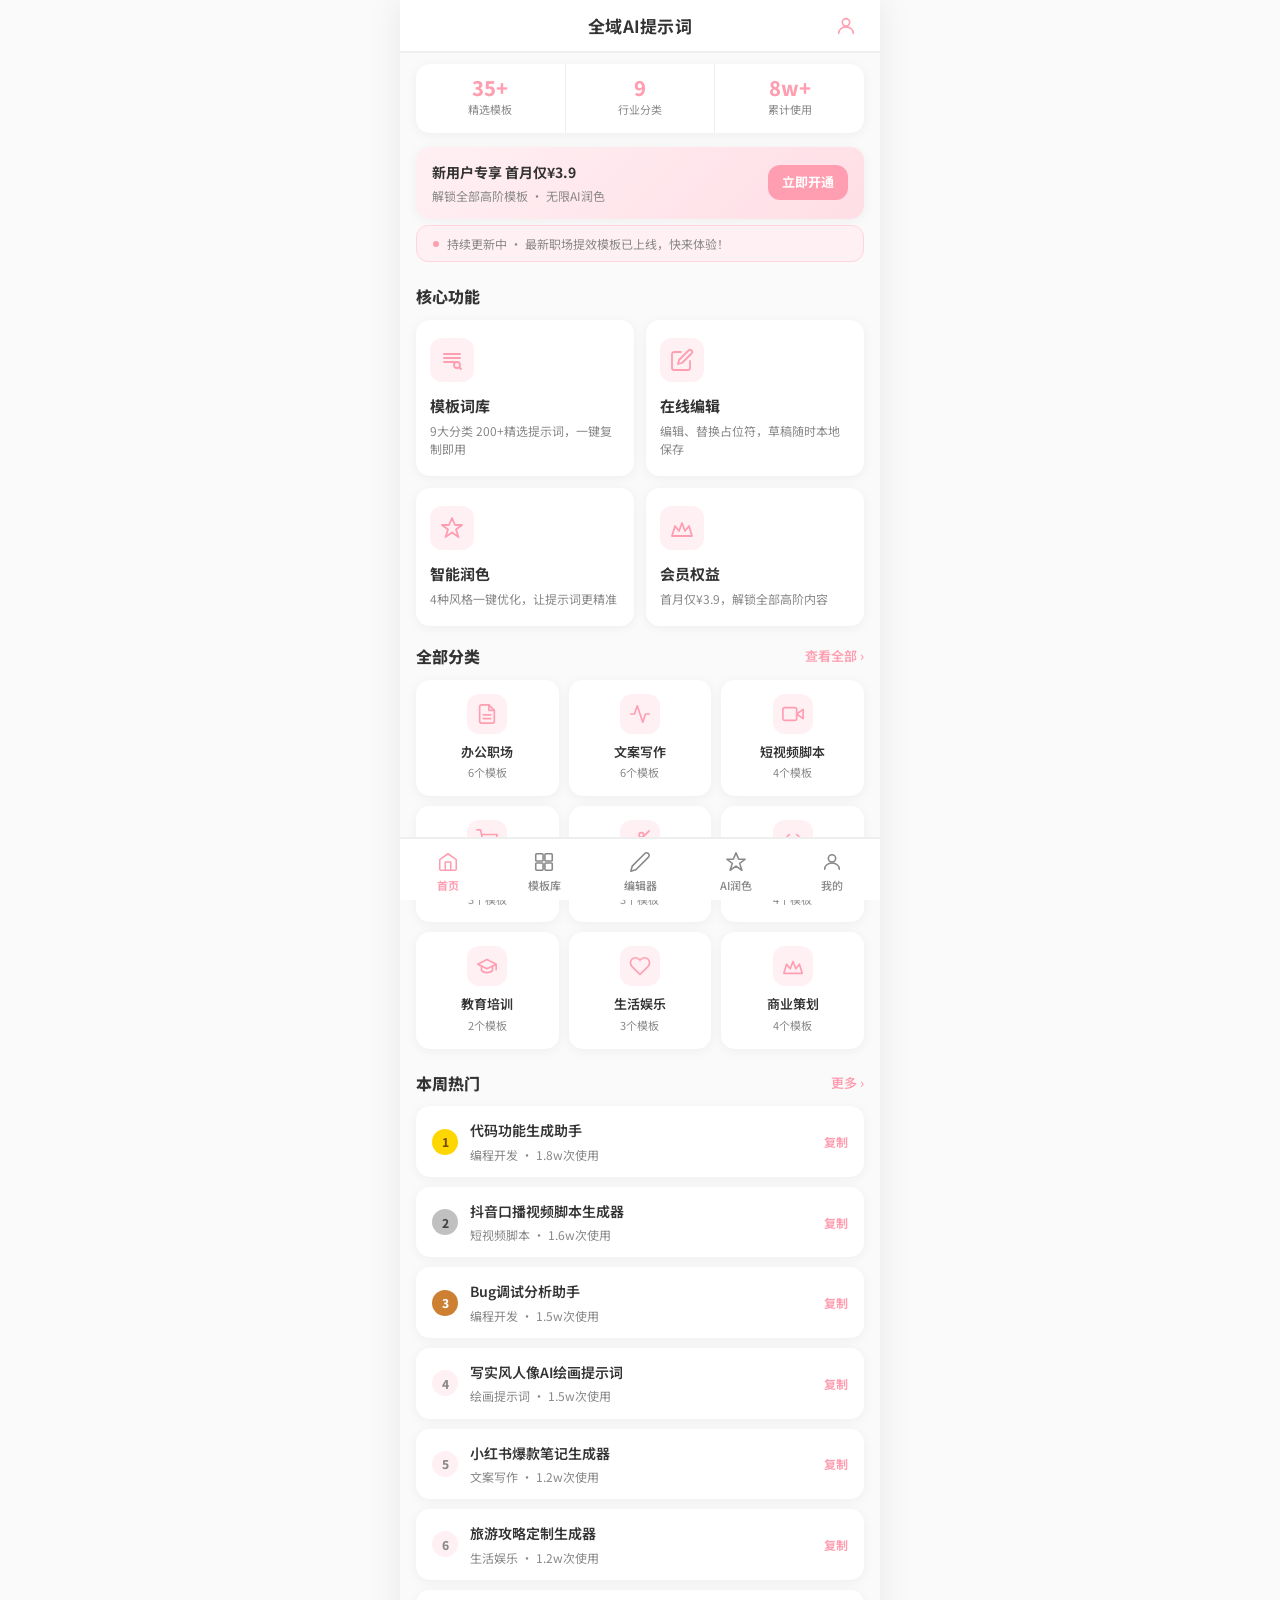
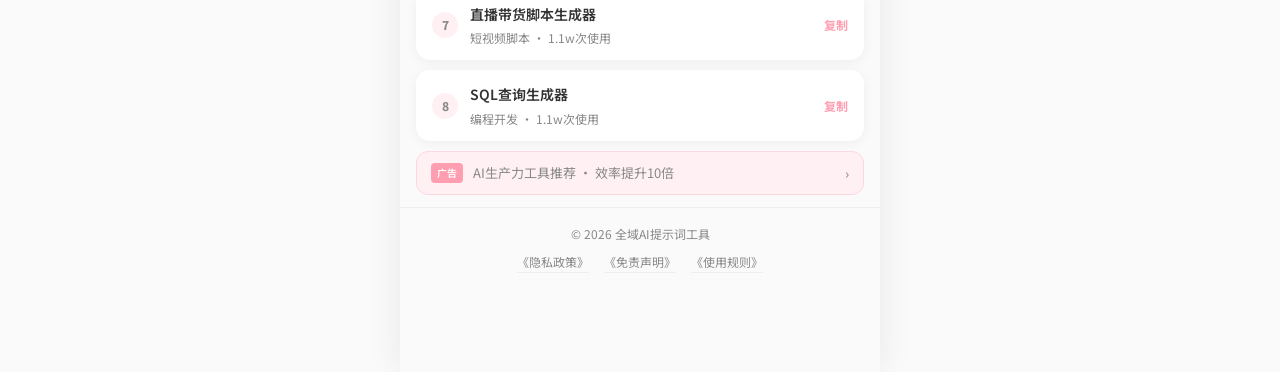
<file: index.html>
<!DOCTYPE html>
<html lang="zh-CN">
<head>
  <meta charset="UTF-8">
  <meta name="viewport" content="width=device-width, initial-scale=1.0, maximum-scale=1.0, user-scalable=no">
  <meta name="theme-color" content="#FF9EB1">
  <title>全域AI提示词 - 找词写词改词用词全搞定</title>
  <meta name="description" content="AI提示词一站式工具，海量分类模板库，在线编辑、AI润色，开箱即用">
  <link rel="stylesheet" href="css/main.css">
  <style>
    /* 首页专属样式 */
    .home-stats-row {
      display: flex;
      gap: 0;
      background: var(--bg-card);
      border-radius: var(--radius);
      margin: 12px 16px 0;
      box-shadow: var(--shadow);
      overflow: hidden;
    }
    .stat-item {
      flex: 1;
      text-align: center;
      padding: 14px 8px;
    }
    .stat-item:not(:last-child) { border-right: 1px solid var(--border); }
    .stat-num { font-size: 20px; font-weight: 800; color: var(--primary); line-height: 1; }
    .stat-label { font-size: 11px; color: var(--text-hint); margin-top: 3px; }
    .notice-scroll {
      background: var(--bg-rose);
      padding: 8px 16px;
      font-size: 12px;
      color: var(--text-hint);
      display: flex;
      align-items: center;
      gap: 8px;
      overflow: hidden;
      margin: 0 16px 4px;
      border-radius: var(--radius-sm);
      border: 1px solid var(--border-pink);
    }
    .notice-dot {
      width: 6px;
      height: 6px;
      border-radius: 50%;
      background: var(--primary);
      flex-shrink: 0;
      animation: pulse 1.8s infinite;
    }
    @keyframes pulse {
      0%,100% { opacity: 1; } 50% { opacity: 0.4; }
    }
  </style>
</head>
<body>
  <!-- 顶部导航 -->
  <div class="navbar">
    <div style="width:36px"></div>
    <div class="navbar-title">全域AI提示词</div>
    <div class="navbar-action" onclick="APP.navigate('pages/profile.html')" title="个人中心">
      <!-- 用户图标线性SVG -->
      <svg class="nav-icon" viewBox="0 0 24 24">
        <circle cx="12" cy="8" r="4"/>
        <path d="M4 20c0-4 3.6-7 8-7s8 3 8 7"/>
      </svg>
    </div>
  </div>

  <!-- 主内容 -->
  <div class="page-content">

    <!-- 数据统计行 -->
    <div class="home-stats-row">
      <div class="stat-item">
        <div class="stat-num" id="bannerTemplateCount">200+</div>
        <div class="stat-label">精选模板</div>
      </div>
      <div class="stat-item">
        <div class="stat-num">9</div>
        <div class="stat-label">行业分类</div>
      </div>
      <div class="stat-item">
        <div class="stat-num">8w+</div>
        <div class="stat-label">累计使用</div>
      </div>
    </div>

    <!-- 通栏活动横幅 -->
    <div id="promoBanner" class="promo-banner" onclick="APP.navigate('pages/vip.html')">
      <div class="promo-info">
        <div class="promo-title">新用户专享  首月仅¥3.9</div>
        <div class="promo-sub">解锁全部高阶模板 · 无限AI润色</div>
      </div>
      <div class="promo-btn">立即开通</div>
    </div>

    <!-- 跑马灯公告 -->
    <div class="notice-scroll" style="margin-top:6px">
      <div class="notice-dot"></div>
      <span id="noticeText">持续更新中 · 最新职场提效模板已上线，快来体验！</span>
    </div>

    <!-- 核心功能入口 2×2 -->
    <div class="section-head">
      <div class="section-head-title">核心功能</div>
    </div>
    <div class="feature-grid">
      <!-- 模板库 -->
      <div class="feature-card tap-feedback" onclick="APP.navigate('pages/search.html')">
        <div class="fc-icon-wrap">
          <svg class="fc-icon-svg" viewBox="0 0 24 24">
            <path d="M4 6h16M4 10h16M4 14h10"/>
            <circle cx="17" cy="17" r="3"/>
            <path d="m21 21-1.5-1.5"/>
          </svg>
        </div>
        <div class="fc-title">模板词库</div>
        <div class="fc-desc">9大分类 200+精选提示词，一键复制即用</div>
      </div>
      <!-- 在线编辑器 -->
      <div class="feature-card tap-feedback" onclick="APP.navigate('pages/editor.html')">
        <div class="fc-icon-wrap">
          <svg class="fc-icon-svg" viewBox="0 0 24 24">
            <path d="M11 4H4a2 2 0 0 0-2 2v14a2 2 0 0 0 2 2h14a2 2 0 0 0 2-2v-7"/>
            <path d="M18.5 2.5a2.121 2.121 0 0 1 3 3L12 15l-4 1 1-4 9.5-9.5z"/>
          </svg>
        </div>
        <div class="fc-title">在线编辑</div>
        <div class="fc-desc">编辑、替换占位符，草稿随时本地保存</div>
      </div>
      <!-- AI润色 -->
      <div class="feature-card tap-feedback" onclick="APP.navigate('pages/polish.html')">
        <div class="fc-icon-wrap">
          <svg class="fc-icon-svg" viewBox="0 0 24 24">
            <path d="M12 2L9 9H2l6 4.5-2.5 7.5L12 16.5 18.5 21 16 13.5 22 9h-7z"/>
          </svg>
        </div>
        <div class="fc-title">智能润色</div>
        <div class="fc-desc">4种风格一键优化，让提示词更精准</div>
      </div>
      <!-- 会员权益 -->
      <div class="feature-card tap-feedback" onclick="APP.navigate('pages/vip.html')">
        <div class="fc-icon-wrap">
          <svg class="fc-icon-svg" viewBox="0 0 24 24">
            <path d="M2 20l3-10 4 5 3-8 3 8 4-5 3 10H2z"/>
          </svg>
        </div>
        <div class="fc-title">会员权益</div>
        <div class="fc-desc">首月仅¥3.9，解锁全部高阶内容</div>
      </div>
    </div>

    <!-- 全部分类 -->
    <div class="section-head">
      <div class="section-head-title">全部分类</div>
      <div class="section-head-more tap-feedback" onclick="APP.navigate('pages/search.html')">查看全部 ›</div>
    </div>
    <div class="cat-grid" id="catGrid"></div>

    <!-- 本周热门 -->
    <div class="section-head">
      <div class="section-head-title">本周热门</div>
      <div class="section-head-more tap-feedback" onclick="APP.navigate('pages/search.html?sort=hot')">更多 ›</div>
    </div>
    <div id="hotList"></div>

    <!-- Banner广告位（仅列表底部，不遮挡内容） -->
    <div class="ad-banner">
      <span class="ad-tag">广告</span>
      <span class="ad-text">AI生产力工具推荐 · 效率提升10倍</span>
      <span class="ad-arrow">›</span>
    </div>

    <!-- 合规底部 -->
    <div class="compliance-footer">
      <div style="margin-bottom:4px">© 2026 全域AI提示词工具</div>
      <div>
        <a href="pages/privacy.html">《隐私政策》</a>
        <a href="pages/disclaimer.html">《免责声明》</a>
        <a href="pages/rules.html">《使用规则》</a>
      </div>
    </div>
  </div>

  <!-- 底部TabBar -->
  <div class="tabbar">
    <div class="tab-item active" data-page="home">
      <div class="tab-icon-wrap">
        <svg class="tab-svg" viewBox="0 0 24 24">
          <path d="M3 9.5L12 3l9 6.5V20a1 1 0 0 1-1 1H4a1 1 0 0 1-1-1V9.5z"/>
          <path d="M9 21V12h6v9"/>
        </svg>
      </div>
      <div class="tab-label">首页</div>
    </div>
    <div class="tab-item" data-page="search">
      <div class="tab-icon-wrap">
        <svg class="tab-svg" viewBox="0 0 24 24">
          <rect x="3" y="3" width="8" height="8" rx="1"/>
          <rect x="13" y="3" width="8" height="8" rx="1"/>
          <rect x="3" y="13" width="8" height="8" rx="1"/>
          <rect x="13" y="13" width="8" height="8" rx="1"/>
        </svg>
      </div>
      <div class="tab-label">模板库</div>
    </div>
    <div class="tab-item" data-page="editor">
      <div class="tab-icon-wrap">
        <svg class="tab-svg" viewBox="0 0 24 24">
          <path d="M17 3a2.85 2.83 0 1 1 4 4L7.5 20.5 2 22l1.5-5.5L17 3z"/>
        </svg>
      </div>
      <div class="tab-label">编辑器</div>
    </div>
    <div class="tab-item" data-page="polish">
      <div class="tab-icon-wrap">
        <svg class="tab-svg" viewBox="0 0 24 24">
          <path d="M12 2L9 9H2l6 4.5-2.5 7.5L12 16.5 18.5 21 16 13.5 22 9h-7z"/>
        </svg>
      </div>
      <div class="tab-label">AI润色</div>
    </div>
    <div class="tab-item" data-page="profile">
      <div class="tab-icon-wrap">
        <svg class="tab-svg" viewBox="0 0 24 24">
          <circle cx="12" cy="8" r="4"/>
          <path d="M4 20c0-4 3.6-7 8-7s8 3 8 7"/>
        </svg>
      </div>
      <div class="tab-label">我的</div>
    </div>
  </div>

  <!-- Scripts -->
  <script src="data/templates.js"></script>
  <script src="js/app.js"></script>
  <script>
    // 分类SVG图标映射（ID必须与templates.js中的categoryId一致）
    const CAT_ICONS = {
      'office': '<path d="M14 2H6a2 2 0 0 0-2 2v16a2 2 0 0 0 2 2h12a2 2 0 0 0 2-2V8z"/><polyline points="14 2 14 8 20 8"/><line x1="16" y1="13" x2="8" y2="13"/><line x1="16" y1="17" x2="8" y2="17"/>',
      'copywriting': '<path d="M22 12h-4l-3 9L9 3l-3 9H2"/>',
      'video': '<polygon points="23 7 16 12 23 17 23 7"/><rect x="1" y="5" width="15" height="14" rx="2"/>',
      'ecommerce': '<circle cx="9" cy="21" r="1"/><circle cx="20" cy="21" r="1"/><path d="M1 1h4l2.68 13.39a2 2 0 0 0 2 1.61h9.72a2 2 0 0 0 2-1.61L23 6H6"/>',
      'painting': '<circle cx="13.5" cy="6.5" r="2.5"/><path d="M22 2L11 13"/><path d="M2 22l10-10"/><path d="M5.5 17.5L8 20l3.5-3.5"/>',
      'coding': '<polyline points="16 18 22 12 16 6"/><polyline points="8 6 2 12 8 18"/>',
      'education': '<path d="M22 10v6M2 10l10-5 10 5-10 5z"/><path d="M6 12v5c3 3 9 3 12 0v-5"/>',
      'life': '<path d="M20.84 4.61a5.5 5.5 0 0 0-7.78 0L12 5.67l-1.06-1.06a5.5 5.5 0 0 0-7.78 7.78l1.06 1.06L12 21.23l7.78-7.78 1.06-1.06a5.5 5.5 0 0 0 0-7.78z"/>',
      'business': '<path d="M2 20l3-10 4 5 3-8 3 8 4-5 3 10H2z"/>'
    };

    document.addEventListener('DOMContentLoaded', () => {
      initTabBar('home');
      renderCatGrid();
      renderHotList();
      updateBannerStats();
      checkMemberPromo();
    });

    function getCatIconSVG(catId) {
      const paths = CAT_ICONS[catId] || CAT_ICONS['content'];
      return `<svg style="width:22px;height:22px;stroke:#FF9EB1;fill:none;stroke-width:1.8;stroke-linecap:round;stroke-linejoin:round" viewBox="0 0 24 24">${paths}</svg>`;
    }

    function renderCatGrid() {
      const grid = document.getElementById('catGrid');
      const cats = TEMPLATE_DB.categories;
      const countByCat = {};
      TEMPLATE_DB.templates.forEach(t => {
        countByCat[t.categoryId] = (countByCat[t.categoryId] || 0) + 1;
      });
      grid.innerHTML = cats.map(cat => `
        <div class="cat-card tap-feedback" onclick="APP.navigate('pages/search.html', {cat:'${cat.id}'})">
          <div class="cat-card-icon-wrap">
            ${getCatIconSVG(cat.id)}
          </div>
          <div class="cat-card-name">${cat.name}</div>
          <div class="cat-card-count">${countByCat[cat.id] || 0}个模板</div>
        </div>
      `).join('');
    }

    function renderHotList() {
      const container = document.getElementById('hotList');
      const hot = [...TEMPLATE_DB.templates]
        .sort((a, b) => (b.useCount + b.likes * 2) - (a.useCount + a.likes * 2))
        .slice(0, 8);
      
      container.innerHTML = hot.map((t, i) => {
        const rankClass = i === 0 ? 'rank-1' : i === 1 ? 'rank-2' : i === 2 ? 'rank-3' : 'rank-other';
        return `
          <div class="hot-card tap-feedback" onclick="openTemplateDetail(${t.id})">
            <div class="hot-rank ${rankClass}">${i + 1}</div>
            <div class="hot-info">
              <div class="hot-title">${escHtml(t.title)}</div>
              <div class="hot-meta">${escHtml(t.categoryName)} · ${formatNum(t.useCount)}次使用</div>
            </div>
            <div class="hot-copy tap-feedback" onclick="handleCopy(${t.id}, event)">复制</div>
          </div>
        `;
      }).join('');
    }

    function updateBannerStats() {
      const el = document.getElementById('bannerTemplateCount');
      if (el) el.textContent = TEMPLATE_DB.templates.length + '+';
    }

    function checkMemberPromo() {
      if (APP.member.isActive()) {
        const el = document.getElementById('promoBanner');
        if (el) el.style.display = 'none';
      }
    }

    function escHtml(s) {
      return (s||'').replace(/</g,'&lt;').replace(/>/g,'&gt;');
    }
  </script>
</body>
</html>
</file>
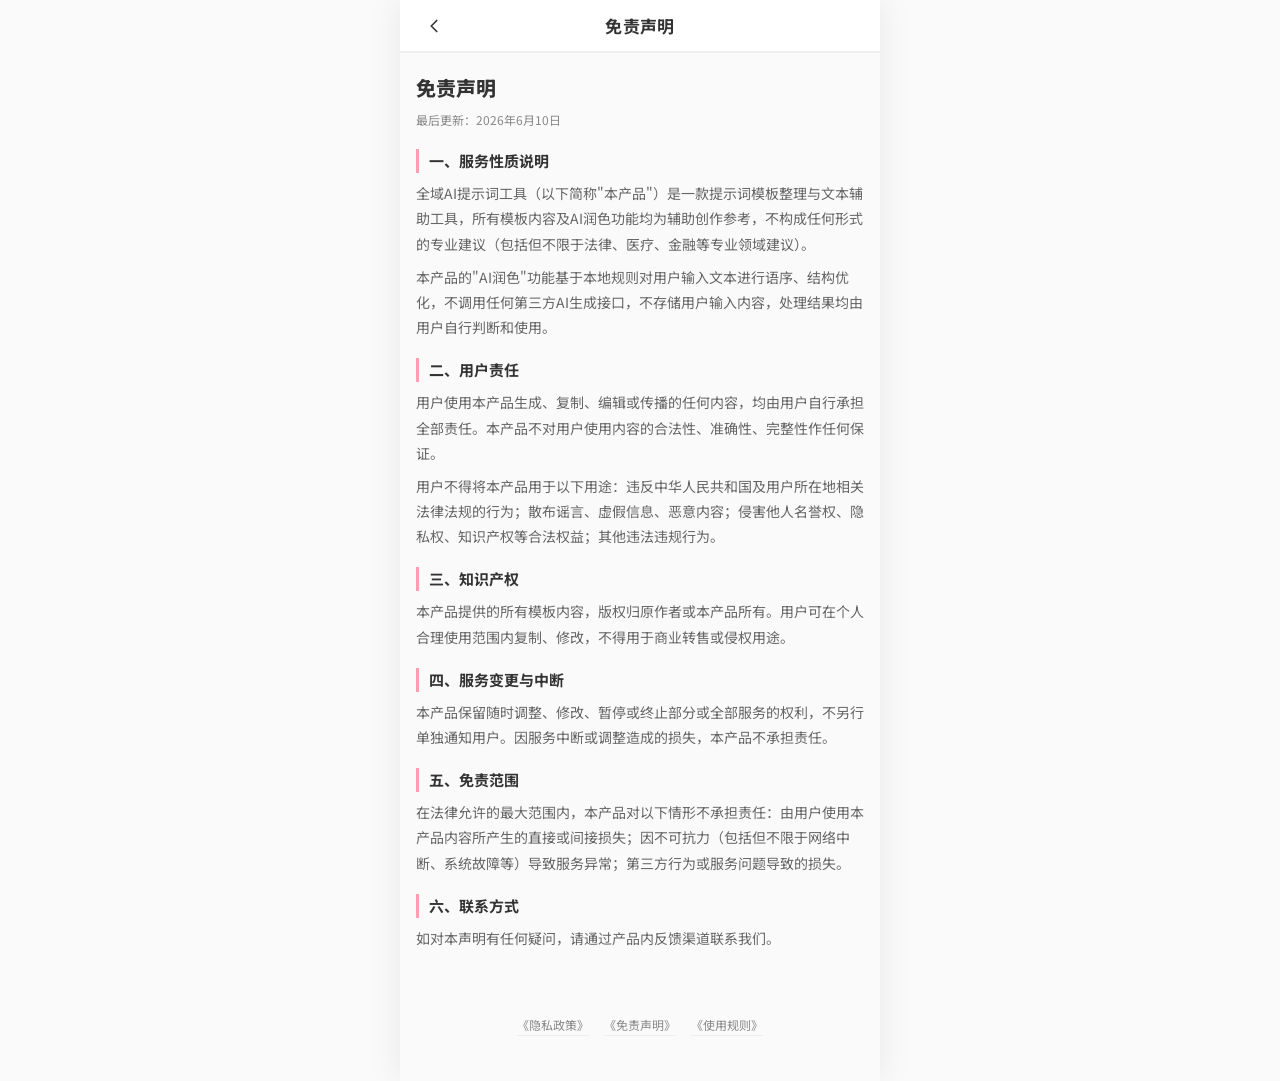
<file: pages/disclaimer.html>
<!DOCTYPE html>
<html lang="zh-CN">
<head>
  <meta charset="UTF-8">
  <meta name="viewport" content="width=device-width, initial-scale=1.0, maximum-scale=1.0, user-scalable=no">
  <title>免责声明 - 全域AI提示词</title>
  <link rel="stylesheet" href="../css/main.css">
</head>
<body>
  <div class="navbar">
    <div class="navbar-back" onclick="history.back()">
      <svg class="nav-icon" viewBox="0 0 24 24"><polyline points="15 18 9 12 15 6"/></svg>
    </div>
    <div class="navbar-title">免责声明</div>
    <div style="width:36px"></div>
  </div>
  <div class="page-content-no-tab">
    <div class="legal-page">
      <div class="legal-title">免责声明</div>
      <div class="legal-update">最后更新：2026年6月10日</div>

      <div class="legal-section-title">一、服务性质说明</div>
      <div class="legal-text">
        <p>全域AI提示词工具（以下简称"本产品"）是一款提示词模板整理与文本辅助工具，所有模板内容及AI润色功能均为辅助创作参考，不构成任何形式的专业建议（包括但不限于法律、医疗、金融等专业领域建议）。</p>
        <p>本产品的"AI润色"功能基于本地规则对用户输入文本进行语序、结构优化，不调用任何第三方AI生成接口，不存储用户输入内容，处理结果均由用户自行判断和使用。</p>
      </div>

      <div class="legal-section-title">二、用户责任</div>
      <div class="legal-text">
        <p>用户使用本产品生成、复制、编辑或传播的任何内容，均由用户自行承担全部责任。本产品不对用户使用内容的合法性、准确性、完整性作任何保证。</p>
        <p>用户不得将本产品用于以下用途：违反中华人民共和国及用户所在地相关法律法规的行为；散布谣言、虚假信息、恶意内容；侵害他人名誉权、隐私权、知识产权等合法权益；其他违法违规行为。</p>
      </div>

      <div class="legal-section-title">三、知识产权</div>
      <div class="legal-text">
        <p>本产品提供的所有模板内容，版权归原作者或本产品所有。用户可在个人合理使用范围内复制、修改，不得用于商业转售或侵权用途。</p>
      </div>

      <div class="legal-section-title">四、服务变更与中断</div>
      <div class="legal-text">
        <p>本产品保留随时调整、修改、暂停或终止部分或全部服务的权利，不另行单独通知用户。因服务中断或调整造成的损失，本产品不承担责任。</p>
      </div>

      <div class="legal-section-title">五、免责范围</div>
      <div class="legal-text">
        <p>在法律允许的最大范围内，本产品对以下情形不承担责任：由用户使用本产品内容所产生的直接或间接损失；因不可抗力（包括但不限于网络中断、系统故障等）导致服务异常；第三方行为或服务问题导致的损失。</p>
      </div>

      <div class="legal-section-title">六、联系方式</div>
      <div class="legal-text">
        <p>如对本声明有任何疑问，请通过产品内反馈渠道联系我们。</p>
      </div>
    </div>
    <div class="compliance-footer" style="border-top:none">
      <a href="privacy.html">《隐私政策》</a>
      <a href="disclaimer.html">《免责声明》</a>
      <a href="rules.html">《使用规则》</a>
    </div>
  </div>
  <script src="../data/templates.js"></script>
  <script src="../js/app.js"></script>
</body>
</html>
</file>
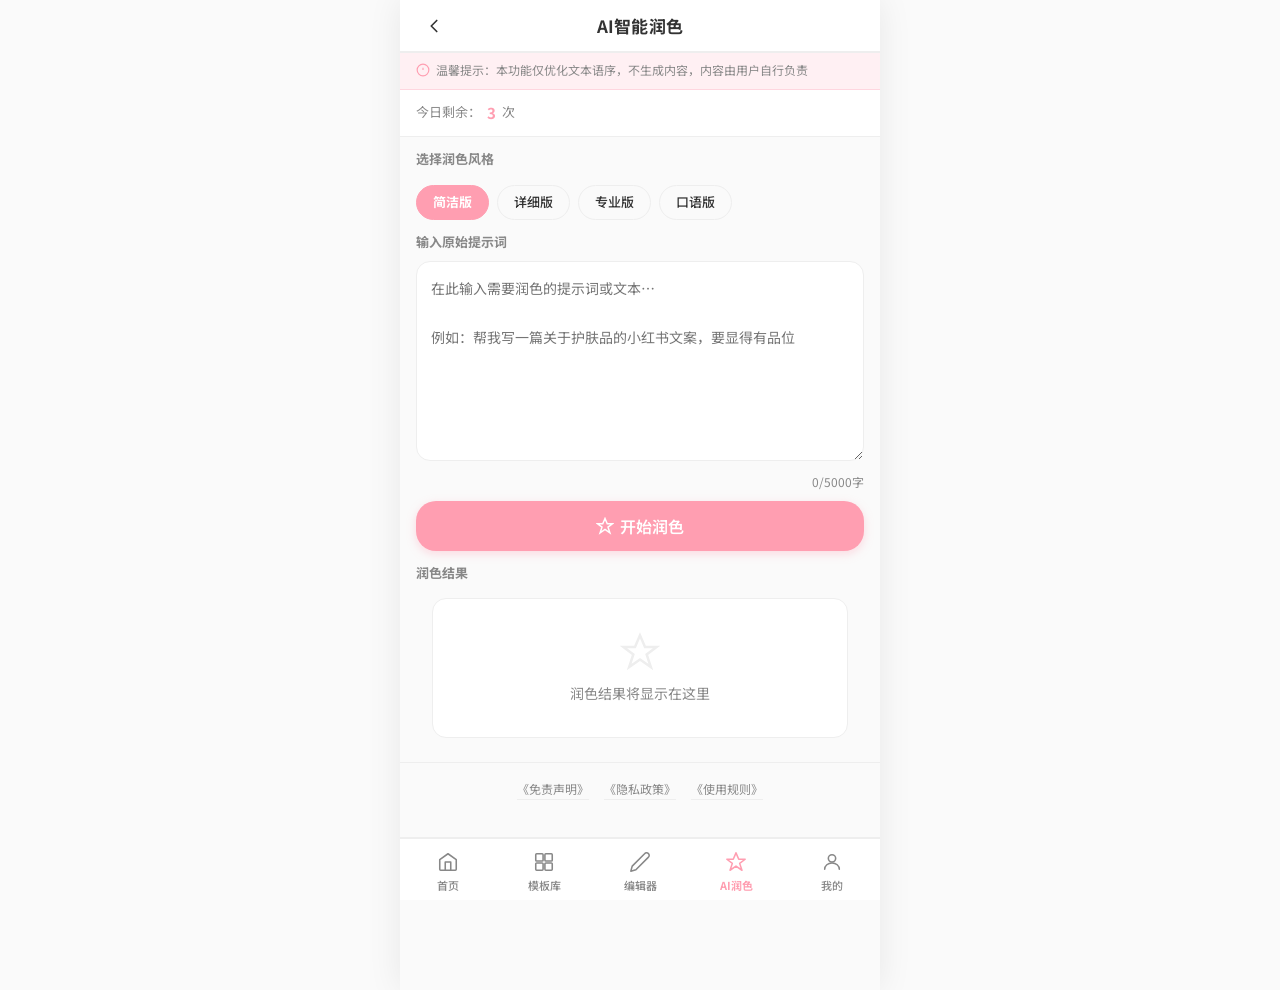
<file: pages/polish.html>
<!DOCTYPE html>
<html lang="zh-CN">
<head>
  <meta charset="UTF-8">
  <meta name="viewport" content="width=device-width, initial-scale=1.0, maximum-scale=1.0, user-scalable=no">
  <title>AI智能润色 - 全域AI提示词</title>
  <link rel="stylesheet" href="../css/main.css">
  <style>
    .compare-wrap {
      display: grid;
      grid-template-columns: 1fr 1fr;
      gap: 10px;
      margin: 0 16px 12px;
    }
    .compare-box {
      background: var(--bg-global);
      border-radius: var(--radius-sm);
      padding: 12px;
      border: 1.5px solid var(--border);
    }
    .compare-box-title {
      font-size: 12px;
      font-weight: 700;
      color: var(--text-hint);
      margin-bottom: 8px;
    }
    .compare-box-text {
      font-size: 12px;
      color: var(--text-sub);
      line-height: 1.7;
      max-height: 110px;
      overflow-y: auto;
    }
    .polish-btn-bar {
      padding: 0 16px 12px;
    }
  </style>
</head>
<body>
  <!-- 顶部导航 -->
  <div class="navbar">
    <div class="navbar-back" id="backBtn">
      <svg class="nav-icon" viewBox="0 0 24 24"><polyline points="15 18 9 12 15 6"/></svg>
    </div>
    <div class="navbar-title">AI智能润色</div>
    <div style="width:36px"></div>
  </div>

  <!-- 合规提示栏（固定，永久，不可关闭） -->
  <div class="polish-notice-bar">
    <svg class="polish-notice-icon" viewBox="0 0 24 24">
      <circle cx="12" cy="12" r="10"/><line x1="12" y1="8" x2="12" y2="12"/><line x1="12" y1="16" x2="12.01" y2="16"/>
    </svg>
    <span>温馨提示：本功能仅优化文本语序，不生成内容，内容由用户自行负责</span>
  </div>

  <div class="page-content" style="padding-top:0">

    <!-- 使用次数栏 -->
    <div class="usage-counter">
      <div class="usage-left">
        今日剩余：
        <span class="usage-count" id="usageCount">-</span>
        <span id="usageSuffix">次</span>
      </div>
      <div id="adBtnWrap" style="display:none">
        <button class="watch-ad-btn tap-feedback" onclick="watchAd()">
          <svg style="width:14px;height:14px;stroke:var(--primary-dark);fill:none;stroke-width:2;stroke-linecap:round" viewBox="0 0 24 24">
            <polygon points="5 3 19 12 5 21 5 3"/>
          </svg>
          看广告+1次
        </button>
      </div>
    </div>

    <!-- 润色风格 -->
    <div style="padding:12px 16px 4px;font-size:13px;font-weight:700;color:var(--text-hint)">选择润色风格</div>
    <div class="style-tabs">
      <div class="style-tab active" data-style="simple" onclick="setStyle('simple')">简洁版</div>
      <div class="style-tab" data-style="detailed" onclick="setStyle('detailed')">详细版</div>
      <div class="style-tab" data-style="professional" onclick="setStyle('professional')">专业版</div>
      <div class="style-tab" data-style="colloquial" onclick="setStyle('colloquial')">口语版</div>
    </div>

    <!-- 输入区 -->
    <div style="padding:0 16px 10px">
      <div style="font-size:13px;font-weight:700;color:var(--text-hint);margin-bottom:8px">输入原始提示词</div>
      <textarea id="polishInput" class="editor-textarea"
                placeholder="在此输入需要润色的提示词或文本…&#10;&#10;例如：帮我写一篇关于护肤品的小红书文案，要显得有品位"
                oninput="onInputChange()" rows="5"></textarea>
      <div class="editor-char-count">
        <span id="inputCount">0</span>/5000字
        <span id="sensitiveWarning" style="display:none;margin-left:8px;font-size:11px;background:rgba(168,230,207,0.3);padding:2px 8px;border-radius:20px">检测到不当词汇</span>
      </div>
    </div>

    <!-- 润色按钮 -->
    <div class="polish-btn-bar">
      <button class="btn btn-primary btn-block btn-lg tap-feedback" id="polishBtn" onclick="doPolish()">
        <svg style="width:18px;height:18px;stroke:#fff;fill:none;stroke-width:2" viewBox="0 0 24 24">
          <path d="M12 2L9 9H2l6 4.5-2.5 7.5L12 16.5 18.5 21 16 13.5 22 9h-7z"/>
        </svg>
        开始润色
      </button>
    </div>

    <!-- 结果区 -->
    <div style="padding:0 16px 10px">
      <div style="font-size:13px;font-weight:700;color:var(--text-hint);margin-bottom:8px">润色结果</div>
      <div class="result-area" id="resultArea">
        <div class="result-placeholder" id="resultPlaceholder">
          <svg class="placeholder-svg" viewBox="0 0 24 24">
            <path d="M12 2L9 9H2l6 4.5-2.5 7.5L12 16.5 18.5 21 16 13.5 22 9h-7z"/>
          </svg>
          <span>润色结果将显示在这里</span>
        </div>
        <div class="result-text" id="resultText" style="display:none"></div>
      </div>
    </div>

    <!-- 结果操作 -->
    <div id="resultActions" style="padding:0 16px 12px;display:none">
      <div style="display:flex;gap:8px;margin-bottom:8px">
        <button class="btn btn-primary tap-feedback" style="flex:1" onclick="copyResult()">复制结果</button>
        <button class="btn btn-outline tap-feedback" style="flex:1" onclick="sendToEditor()">发送编辑器</button>
      </div>
      <button class="btn btn-outline btn-block tap-feedback" onclick="rePolish()">重新润色</button>
    </div>

    <!-- 对比视图 -->
    <div id="compareSection" style="display:none">
      <div style="padding:0 16px 6px;font-size:13px;font-weight:700;color:var(--text-hint)">原文 vs 润色对比</div>
      <div class="compare-wrap">
        <div class="compare-box">
          <div class="compare-box-title">原文</div>
          <div class="compare-box-text" id="compareOriginal"></div>
        </div>
        <div class="compare-box" style="border-color:var(--border-pink)">
          <div class="compare-box-title" style="color:var(--primary)">润色后</div>
          <div class="compare-box-text" id="compareResult"></div>
        </div>
      </div>
    </div>

    <!-- 会员促销（非会员显示） -->
    <div id="memberBanner" style="background:var(--bg-rose);border:1.5px solid var(--border-pink);border-radius:var(--radius);margin:0 16px 16px;padding:14px;cursor:pointer;display:none" class="tap-feedback" onclick="APP.navigate('vip.html')">
      <div style="font-size:14px;font-weight:700;color:var(--text-main);margin-bottom:4px">开通会员 · 无限使用润色功能</div>
      <div style="font-size:12px;color:var(--text-hint)">无广告 · 无次数限制 · 首月仅¥3.9</div>
    </div>

    <!-- 合规底部 -->
    <div class="compliance-footer">
      <a href="disclaimer.html">《免责声明》</a>
      <a href="privacy.html">《隐私政策》</a>
      <a href="rules.html">《使用规则》</a>
    </div>
  </div>

  <!-- 底部TabBar -->
  <div class="tabbar">
    <div class="tab-item" data-page="home"><div class="tab-icon-wrap"><svg class="tab-svg" viewBox="0 0 24 24"><path d="M3 9.5L12 3l9 6.5V20a1 1 0 0 1-1 1H4a1 1 0 0 1-1-1V9.5z"/><path d="M9 21V12h6v9"/></svg></div><div class="tab-label">首页</div></div>
    <div class="tab-item" data-page="search"><div class="tab-icon-wrap"><svg class="tab-svg" viewBox="0 0 24 24"><rect x="3" y="3" width="8" height="8" rx="1"/><rect x="13" y="3" width="8" height="8" rx="1"/><rect x="3" y="13" width="8" height="8" rx="1"/><rect x="13" y="13" width="8" height="8" rx="1"/></svg></div><div class="tab-label">模板库</div></div>
    <div class="tab-item" data-page="editor"><div class="tab-icon-wrap"><svg class="tab-svg" viewBox="0 0 24 24"><path d="M17 3a2.85 2.83 0 1 1 4 4L7.5 20.5 2 22l1.5-5.5L17 3z"/></svg></div><div class="tab-label">编辑器</div></div>
    <div class="tab-item active" data-page="polish"><div class="tab-icon-wrap"><svg class="tab-svg" viewBox="0 0 24 24"><path d="M12 2L9 9H2l6 4.5-2.5 7.5L12 16.5 18.5 21 16 13.5 22 9h-7z"/></svg></div><div class="tab-label">AI润色</div></div>
    <div class="tab-item" data-page="profile"><div class="tab-icon-wrap"><svg class="tab-svg" viewBox="0 0 24 24"><circle cx="12" cy="8" r="4"/><path d="M4 20c0-4 3.6-7 8-7s8 3 8 7"/></svg></div><div class="tab-label">我的</div></div>
  </div>

  <script src="../data/templates.js"></script>
  <script src="../js/app.js"></script>
  <script>
    let currentStyle = 'simple';
    let currentResult = '';
    let originalText = '';

    document.addEventListener('DOMContentLoaded', () => {
      initTabBar('polish');
      initBackBtn();
      updateUsageDisplay();

      // 检查导入内容
      const imported = localStorage.getItem('polish_import');
      if (imported) {
        document.getElementById('polishInput').value = imported;
        localStorage.removeItem('polish_import');
        onInputChange();
      }
    });

    function setStyle(style) {
      currentStyle = style;
      document.querySelectorAll('.style-tab').forEach(t => {
        t.classList.toggle('active', t.dataset.style === style);
      });
    }

    function onInputChange() {
      const content = document.getElementById('polishInput').value;
      document.getElementById('inputCount').textContent = content.length;
      const sensitive = APP.checkSensitive(content);
      document.getElementById('sensitiveWarning').style.display = sensitive ? 'inline' : 'none';
    }

    function updateUsageDisplay() {
      const isMember = APP.member.isActive();
      const remaining = APP.polishUsage.getRemaining();

      if (isMember) {
        document.getElementById('usageCount').textContent = '无限制';
        document.getElementById('usageSuffix').textContent = '';
        document.getElementById('adBtnWrap').style.display = 'none';
        document.getElementById('memberBanner').style.display = 'none';
      } else {
        document.getElementById('usageCount').textContent = remaining === Infinity ? '3' : remaining;
        document.getElementById('usageSuffix').textContent = '次';
        // 次数用完才显示看广告按钮
        document.getElementById('adBtnWrap').style.display = (remaining <= 0) ? '' : 'none';
        document.getElementById('memberBanner').style.display = (remaining <= 1) ? '' : 'none';
      }
    }

    async function doPolish() {
      const content = document.getElementById('polishInput').value.trim();

      if (!content) {
        APP.alert('温馨提示', '请先输入需要润色的内容', '知道了');
        return;
      }
      if (content.length > 5000) {
        APP.alert('内容过长', '单次润色最多支持5000字，请精简后再试', '知道了');
        return;
      }
      const sensitive = APP.checkSensitive(content);
      if (sensitive) {
        APP.toast('内容含不当词汇，请修改后重试');
        return;
      }

      const isMember = APP.member.isActive();
      if (!isMember) {
        const ok = APP.polishUsage.use();
        if (!ok) {
          APP.alert('今日次数已用完', '每日免费3次，可观看广告获取额外次数，或开通会员享无限使用', '知道了');
          document.getElementById('adBtnWrap').style.display = '';
          return;
        }
      }

      // 加载态
      const btn = document.getElementById('polishBtn');
      btn.disabled = true;
      btn.innerHTML = '<div class="loading-dots"><div class="loading-dot"></div><div class="loading-dot"></div><div class="loading-dot"></div></div> 润色中…';

      document.getElementById('resultPlaceholder').style.display = '';
      document.getElementById('resultText').style.display = 'none';
      document.getElementById('resultActions').style.display = 'none';
      document.getElementById('compareSection').style.display = 'none';

      await new Promise(r => setTimeout(r, 800 + Math.random() * 600));

      const result = APP.polishText(content, currentStyle);
      currentResult = result;
      originalText = content;

      document.getElementById('resultText').textContent = result;
      document.getElementById('resultText').style.display = '';
      document.getElementById('resultPlaceholder').style.display = 'none';
      document.getElementById('resultActions').style.display = '';
      document.getElementById('compareOriginal').textContent = content;
      document.getElementById('compareResult').textContent = result;
      document.getElementById('compareSection').style.display = '';

      btn.disabled = false;
      btn.innerHTML = `<svg style="width:18px;height:18px;stroke:#fff;fill:none;stroke-width:2" viewBox="0 0 24 24"><path d="M12 2L9 9H2l6 4.5-2.5 7.5L12 16.5 18.5 21 16 13.5 22 9h-7z"/></svg>开始润色`;

      APP.stats.recordPolish();
      updateUsageDisplay();
      APP.toastSuccess('润色完成');
    }

    function rePolish() {
      document.getElementById('compareSection').style.display = 'none';
      doPolish();
    }

    async function copyResult() {
      if (!currentResult) return;
      const ok = await APP.copyText(currentResult);
      APP.toast(ok ? '已复制润色结果' : '复制失败，请手动选择');
    }

    function sendToEditor() {
      if (!currentResult) return;
      localStorage.setItem('editor_import', currentResult);
      APP.navigate('editor.html');
    }

    function watchAd() {
      // 广告规则：不自动弹出，用户主动触发，当日最多5次额外
      if (!APP.adCount.canShow()) {
        APP.toast('今日广告次数已达上限，明日再试');
        return;
      }
      APP.confirm('观看广告', '观看约15秒广告，可获得1次额外润色机会', '去观看', '取消').then(ok => {
        if (ok) {
          APP.adCount.record();
          APP.toast('广告加载中…', 500);
          setTimeout(() => {
            const success = APP.polishUsage.addAdBonus();
            if (success) {
              APP.toastSuccess('获得1次润色机会');
              updateUsageDisplay();
            }
          }, 2000);
        }
      });
    }
  </script>
</body>
</html>
</file>
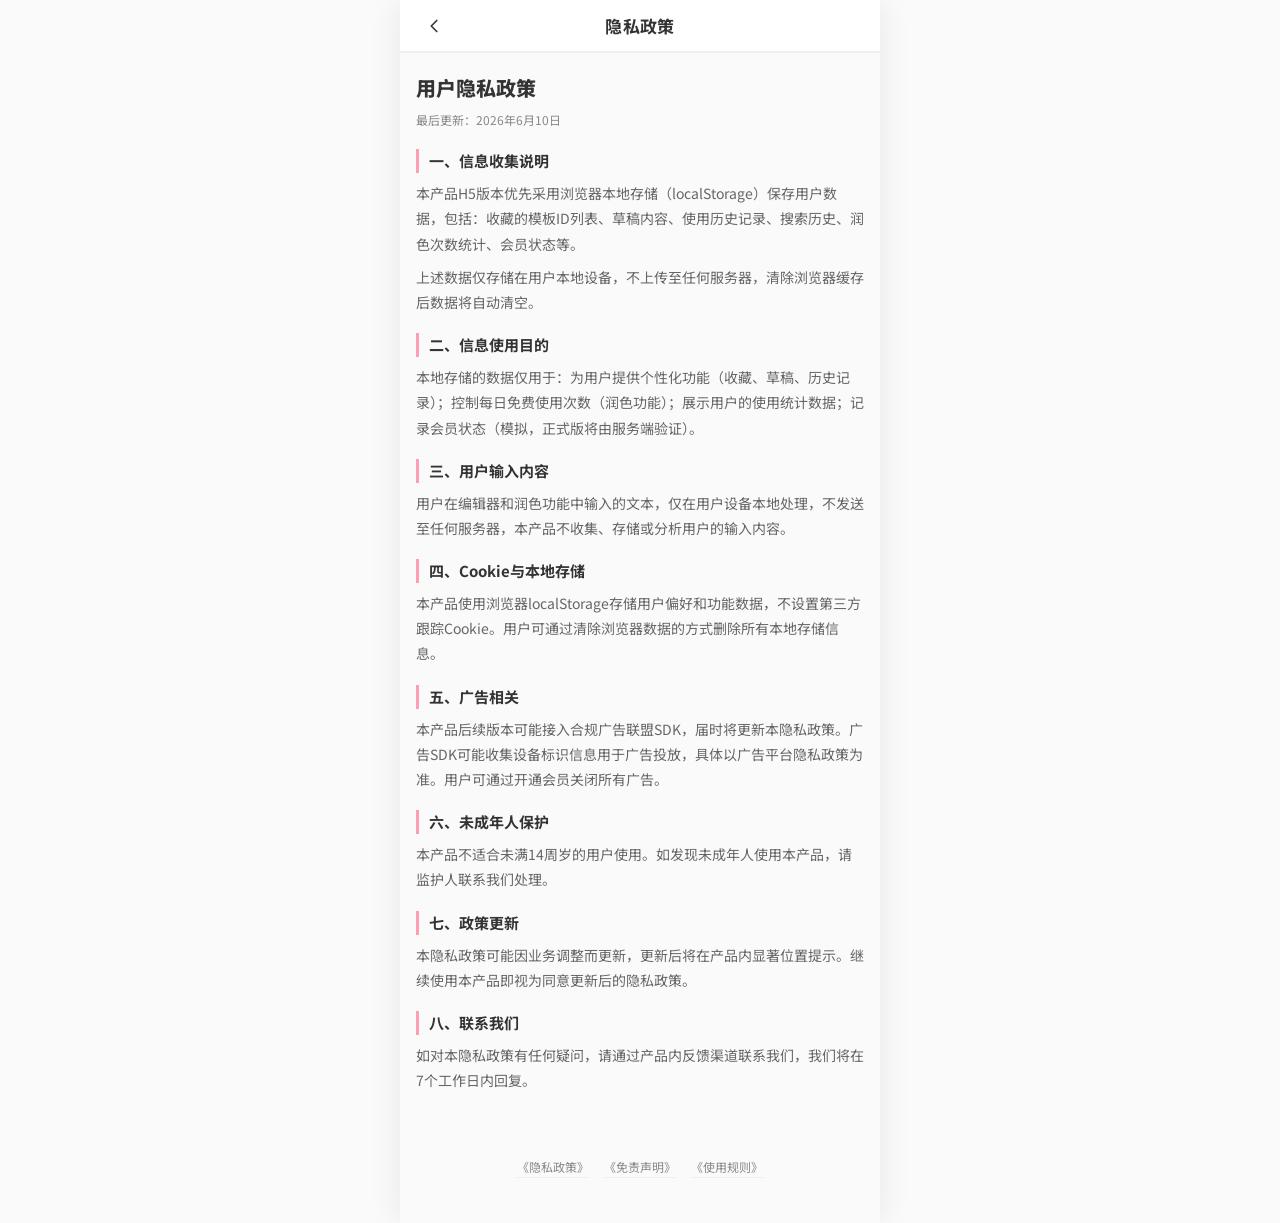
<file: pages/privacy.html>
<!DOCTYPE html>
<html lang="zh-CN">
<head>
  <meta charset="UTF-8">
  <meta name="viewport" content="width=device-width, initial-scale=1.0, maximum-scale=1.0, user-scalable=no">
  <title>隐私政策 - 全域AI提示词</title>
  <link rel="stylesheet" href="../css/main.css">
</head>
<body>
  <div class="navbar">
    <div class="navbar-back" onclick="history.back()">
      <svg class="nav-icon" viewBox="0 0 24 24"><polyline points="15 18 9 12 15 6"/></svg>
    </div>
    <div class="navbar-title">隐私政策</div>
    <div style="width:36px"></div>
  </div>
  <div class="page-content-no-tab">
    <div class="legal-page">
      <div class="legal-title">用户隐私政策</div>
      <div class="legal-update">最后更新：2026年6月10日</div>

      <div class="legal-section-title">一、信息收集说明</div>
      <div class="legal-text">
        <p>本产品H5版本优先采用浏览器本地存储（localStorage）保存用户数据，包括：收藏的模板ID列表、草稿内容、使用历史记录、搜索历史、润色次数统计、会员状态等。</p>
        <p>上述数据仅存储在用户本地设备，不上传至任何服务器，清除浏览器缓存后数据将自动清空。</p>
      </div>

      <div class="legal-section-title">二、信息使用目的</div>
      <div class="legal-text">
        <p>本地存储的数据仅用于：为用户提供个性化功能（收藏、草稿、历史记录）；控制每日免费使用次数（润色功能）；展示用户的使用统计数据；记录会员状态（模拟，正式版将由服务端验证）。</p>
      </div>

      <div class="legal-section-title">三、用户输入内容</div>
      <div class="legal-text">
        <p>用户在编辑器和润色功能中输入的文本，仅在用户设备本地处理，不发送至任何服务器，本产品不收集、存储或分析用户的输入内容。</p>
      </div>

      <div class="legal-section-title">四、Cookie与本地存储</div>
      <div class="legal-text">
        <p>本产品使用浏览器localStorage存储用户偏好和功能数据，不设置第三方跟踪Cookie。用户可通过清除浏览器数据的方式删除所有本地存储信息。</p>
      </div>

      <div class="legal-section-title">五、广告相关</div>
      <div class="legal-text">
        <p>本产品后续版本可能接入合规广告联盟SDK，届时将更新本隐私政策。广告SDK可能收集设备标识信息用于广告投放，具体以广告平台隐私政策为准。用户可通过开通会员关闭所有广告。</p>
      </div>

      <div class="legal-section-title">六、未成年人保护</div>
      <div class="legal-text">
        <p>本产品不适合未满14周岁的用户使用。如发现未成年人使用本产品，请监护人联系我们处理。</p>
      </div>

      <div class="legal-section-title">七、政策更新</div>
      <div class="legal-text">
        <p>本隐私政策可能因业务调整而更新，更新后将在产品内显著位置提示。继续使用本产品即视为同意更新后的隐私政策。</p>
      </div>

      <div class="legal-section-title">八、联系我们</div>
      <div class="legal-text">
        <p>如对本隐私政策有任何疑问，请通过产品内反馈渠道联系我们，我们将在7个工作日内回复。</p>
      </div>
    </div>
    <div class="compliance-footer" style="border-top:none">
      <a href="privacy.html">《隐私政策》</a>
      <a href="disclaimer.html">《免责声明》</a>
      <a href="rules.html">《使用规则》</a>
    </div>
  </div>
  <script src="../data/templates.js"></script>
  <script src="../js/app.js"></script>
</body>
</html>
</file>
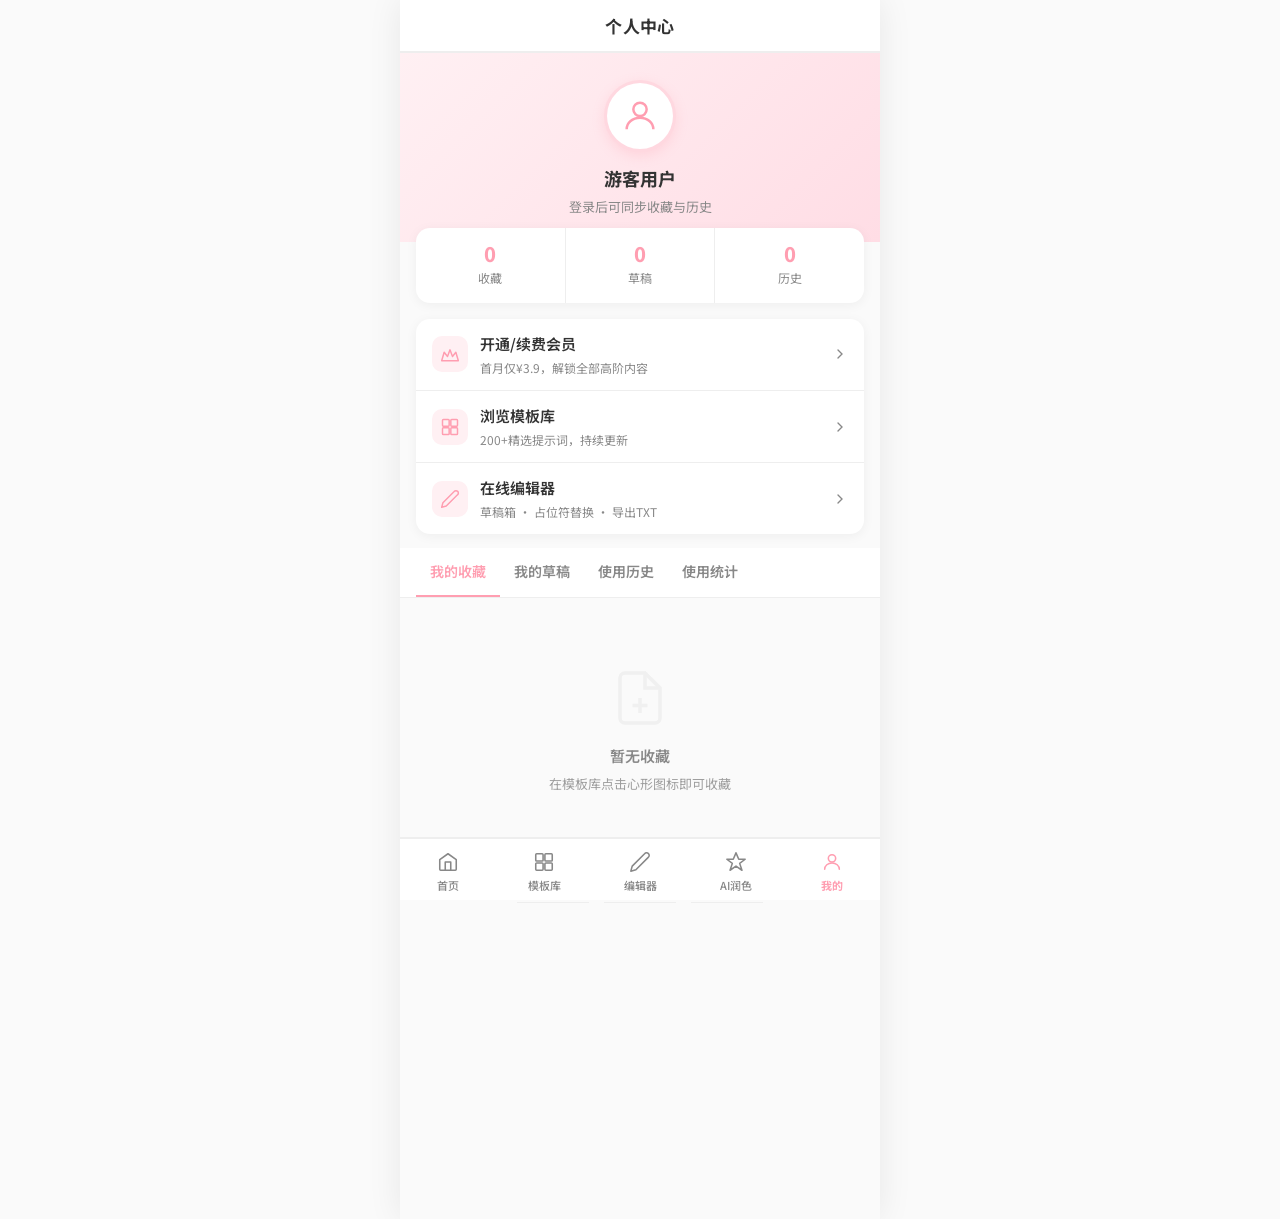
<file: pages/profile.html>
<!DOCTYPE html>
<html lang="zh-CN">
<head>
  <meta charset="UTF-8">
  <meta name="viewport" content="width=device-width, initial-scale=1.0, maximum-scale=1.0, user-scalable=no">
  <title>个人中心 - 全域AI提示词</title>
  <link rel="stylesheet" href="../css/main.css">
  <style>
    .tab-section {
      display: flex;
      background: var(--bg-card);
      border-bottom: 1px solid var(--border);
      padding: 0 16px;
      overflow-x: auto;
      scrollbar-width: none;
      -webkit-overflow-scrolling: touch;
    }
    .tab-section::-webkit-scrollbar { display: none; }
    .section-tab {
      padding: 12px 14px;
      font-size: 14px;
      font-weight: 600;
      color: var(--text-hint);
      cursor: pointer;
      border-bottom: 2px solid transparent;
      white-space: nowrap;
      flex-shrink: 0;
      transition: all 0.18s;
    }
    .section-tab.active {
      color: var(--primary);
      border-bottom-color: var(--primary);
    }
    .tab-panel { display: none; padding: 14px 16px; }
    .tab-panel.active { display: block; }
    .stat-block {
      background: var(--bg-card);
      border-radius: var(--radius);
      padding: 16px;
      box-shadow: var(--shadow);
      margin-bottom: 12px;
      display: grid;
      grid-template-columns: 1fr 1fr 1fr;
      gap: 0;
    }
    .stat-col { text-align: center; }
    .stat-col:not(:last-child) { border-right: 1px solid var(--border); }
    .stat-col-num { font-size: 22px; font-weight: 800; color: var(--primary); }
    .stat-col-label { font-size: 12px; color: var(--text-hint); margin-top: 4px; }
  </style>
</head>
<body>
  <div class="navbar">
    <div style="width:36px"></div>
    <div class="navbar-title">个人中心</div>
    <div style="width:36px"></div>
  </div>

  <!-- 用户头像区 -->
  <div class="profile-header">
    <div class="avatar">
      <svg class="avatar-svg" viewBox="0 0 24 24">
        <circle cx="12" cy="8" r="4"/>
        <path d="M4 20c0-4 3.6-7 8-7s8 3 8 7"/>
      </svg>
    </div>
    <div class="profile-name" id="profileName">游客用户</div>
    <div class="profile-sub" id="profileSub">登录后可同步收藏与历史</div>
    <div id="memberBadge" style="display:none">
      <div class="member-badge">
        <svg style="width:13px;height:13px;fill:#7B3F00;stroke:none" viewBox="0 0 24 24"><path d="M2 20l3-10 4 5 3-8 3 8 4-5 3 10H2z"/></svg>
        会员用户
      </div>
    </div>
  </div>

  <!-- 统计快览 -->
  <div class="profile-stats">
    <div class="profile-stat" onclick="switchTab('collections')">
      <div class="profile-stat-num" id="collectCount">0</div>
      <div class="profile-stat-label">收藏</div>
    </div>
    <div class="profile-stat" onclick="switchTab('drafts')">
      <div class="profile-stat-num" id="draftCount">0</div>
      <div class="profile-stat-label">草稿</div>
    </div>
    <div class="profile-stat" onclick="switchTab('history')">
      <div class="profile-stat-num" id="historyCount">0</div>
      <div class="profile-stat-label">历史</div>
    </div>
  </div>

  <div class="page-content" style="padding-top:0">

    <!-- 菜单快速操作 -->
    <div class="menu-section" style="margin-bottom:14px">
      <div class="menu-item tap-feedback" onclick="APP.navigate('vip.html')">
        <div class="menu-icon">
          <svg class="menu-icon-svg" viewBox="0 0 24 24"><path d="M2 20l3-10 4 5 3-8 3 8 4-5 3 10H2z"/></svg>
        </div>
        <div class="menu-text">
          <div class="menu-label">开通/续费会员</div>
          <div class="menu-desc" id="memberDesc">首月仅¥3.9，解锁全部高阶内容</div>
        </div>
        <svg class="menu-arrow-svg" viewBox="0 0 24 24"><polyline points="9 18 15 12 9 6"/></svg>
      </div>
      <div class="menu-item tap-feedback" onclick="APP.navigate('search.html')">
        <div class="menu-icon">
          <svg class="menu-icon-svg" viewBox="0 0 24 24"><rect x="3" y="3" width="8" height="8" rx="1"/><rect x="13" y="3" width="8" height="8" rx="1"/><rect x="3" y="13" width="8" height="8" rx="1"/><rect x="13" y="13" width="8" height="8" rx="1"/></svg>
        </div>
        <div class="menu-text">
          <div class="menu-label">浏览模板库</div>
          <div class="menu-desc">200+精选提示词，持续更新</div>
        </div>
        <svg class="menu-arrow-svg" viewBox="0 0 24 24"><polyline points="9 18 15 12 9 6"/></svg>
      </div>
      <div class="menu-item tap-feedback" onclick="APP.navigate('editor.html')">
        <div class="menu-icon">
          <svg class="menu-icon-svg" viewBox="0 0 24 24"><path d="M17 3a2.85 2.83 0 1 1 4 4L7.5 20.5 2 22l1.5-5.5L17 3z"/></svg>
        </div>
        <div class="menu-text">
          <div class="menu-label">在线编辑器</div>
          <div class="menu-desc">草稿箱 · 占位符替换 · 导出TXT</div>
        </div>
        <svg class="menu-arrow-svg" viewBox="0 0 24 24"><polyline points="9 18 15 12 9 6"/></svg>
      </div>
    </div>

    <!-- 内容分区Tab -->
    <div class="tab-section" id="tabSection">
      <div class="section-tab active" data-tab="collections" onclick="switchTab('collections')">我的收藏</div>
      <div class="section-tab" data-tab="drafts" onclick="switchTab('drafts')">我的草稿</div>
      <div class="section-tab" data-tab="history" onclick="switchTab('history')">使用历史</div>
      <div class="section-tab" data-tab="stats" onclick="switchTab('stats')">使用统计</div>
    </div>

    <!-- 收藏 -->
    <div class="tab-panel active" id="panel-collections">
      <div id="collectList"></div>
    </div>

    <!-- 草稿 -->
    <div class="tab-panel" id="panel-drafts">
      <div id="draftList"></div>
    </div>

    <!-- 历史 -->
    <div class="tab-panel" id="panel-history">
      <div id="historyList"></div>
    </div>

    <!-- 统计 -->
    <div class="tab-panel" id="panel-stats">
      <div class="stat-block">
        <div class="stat-col">
          <div class="stat-col-num" id="statCopies">0</div>
          <div class="stat-col-label">累计复制</div>
        </div>
        <div class="stat-col">
          <div class="stat-col-num" id="statPolish">0</div>
          <div class="stat-col-label">润色次数</div>
        </div>
        <div class="stat-col">
          <div class="stat-col-num" id="statCollect">0</div>
          <div class="stat-col-label">收藏数量</div>
        </div>
      </div>
      <div style="font-size:13px;color:var(--text-hint);text-align:center;padding:16px;background:var(--bg-rose);border-radius:var(--radius-sm)">
        数据仅保存在本地浏览器，清除缓存后将重置
      </div>
    </div>

    <!-- 合规底部 -->
    <div class="compliance-footer">
      <a href="privacy.html">《隐私政策》</a>
      <a href="disclaimer.html">《免责声明》</a>
      <a href="rules.html">《使用规则》</a>
    </div>
  </div>

  <!-- 底部TabBar -->
  <div class="tabbar">
    <div class="tab-item" data-page="home"><div class="tab-icon-wrap"><svg class="tab-svg" viewBox="0 0 24 24"><path d="M3 9.5L12 3l9 6.5V20a1 1 0 0 1-1 1H4a1 1 0 0 1-1-1V9.5z"/><path d="M9 21V12h6v9"/></svg></div><div class="tab-label">首页</div></div>
    <div class="tab-item" data-page="search"><div class="tab-icon-wrap"><svg class="tab-svg" viewBox="0 0 24 24"><rect x="3" y="3" width="8" height="8" rx="1"/><rect x="13" y="3" width="8" height="8" rx="1"/><rect x="3" y="13" width="8" height="8" rx="1"/><rect x="13" y="13" width="8" height="8" rx="1"/></svg></div><div class="tab-label">模板库</div></div>
    <div class="tab-item" data-page="editor"><div class="tab-icon-wrap"><svg class="tab-svg" viewBox="0 0 24 24"><path d="M17 3a2.85 2.83 0 1 1 4 4L7.5 20.5 2 22l1.5-5.5L17 3z"/></svg></div><div class="tab-label">编辑器</div></div>
    <div class="tab-item" data-page="polish"><div class="tab-icon-wrap"><svg class="tab-svg" viewBox="0 0 24 24"><path d="M12 2L9 9H2l6 4.5-2.5 7.5L12 16.5 18.5 21 16 13.5 22 9h-7z"/></svg></div><div class="tab-label">AI润色</div></div>
    <div class="tab-item active" data-page="profile"><div class="tab-icon-wrap"><svg class="tab-svg" viewBox="0 0 24 24"><circle cx="12" cy="8" r="4"/><path d="M4 20c0-4 3.6-7 8-7s8 3 8 7"/></svg></div><div class="tab-label">我的</div></div>
  </div>

  <script src="../data/templates.js"></script>
  <script src="../js/app.js"></script>
  <script>
    let activeTab = 'collections';

    document.addEventListener('DOMContentLoaded', () => {
      initTabBar('profile');
      renderHeader();
      updateCounts();
      renderCollections();
    });

    function renderHeader() {
      const isMember = APP.member.isActive();
      if (isMember) {
        const expire = APP.member.getExpireText();
        document.getElementById('profileSub').textContent = expire || '会员有效期查看中…';
        document.getElementById('memberBadge').style.display = '';
        document.getElementById('memberDesc').textContent = expire;
      }
    }

    function updateCounts() {
      document.getElementById('collectCount').textContent = APP.collections.count();
      document.getElementById('draftCount').textContent = APP.drafts.count();
      document.getElementById('historyCount').textContent = APP.history.count();
    }

    function switchTab(tab) {
      activeTab = tab;
      document.querySelectorAll('.section-tab').forEach(t => {
        t.classList.toggle('active', t.dataset.tab === tab);
      });
      document.querySelectorAll('.tab-panel').forEach(p => {
        p.classList.toggle('active', p.id === 'panel-' + tab);
      });

      if (tab === 'collections') renderCollections();
      else if (tab === 'drafts') renderDrafts();
      else if (tab === 'history') renderHistory();
      else if (tab === 'stats') renderStats();
    }

    function renderCollections() {
      const ids = APP.collections.getAll();
      const el = document.getElementById('collectList');
      if (ids.length === 0) {
        el.innerHTML = emptyHtml('暂无收藏', '在模板库点击心形图标即可收藏');
        return;
      }
      const templates = ids.map(id => TEMPLATE_DB.templates.find(t => t.id === id)).filter(Boolean);
      el.innerHTML = `<div class="templates-list" style="padding:0">${templates.map(t => renderTemplateCard(t)).join('')}</div>`;
    }

    function renderDrafts() {
      const drafts = APP.drafts.getAll();
      const el = document.getElementById('draftList');
      if (drafts.length === 0) {
        el.innerHTML = emptyHtml('暂无草稿', '在编辑器保存的草稿会显示在这里');
        return;
      }
      el.innerHTML = drafts.map(d => `
        <div class="draft-item fade-in">
          <div class="draft-info" onclick="loadDraft('${d.id}')" style="cursor:pointer">
            <div class="draft-name">${escHtml(d.name)}</div>
            <div class="draft-preview">${escHtml(d.content.substring(0,50))}…</div>
            <div class="draft-time">${APP.formatTime(d.updatedAt)}</div>
          </div>
          <div class="draft-actions">
            <button class="action-btn tap-feedback" title="在编辑器打开" onclick="loadDraft('${d.id}')">
              <svg class="action-btn-svg" viewBox="0 0 24 24"><path d="M17 3a2.85 2.83 0 1 1 4 4L7.5 20.5 2 22l1.5-5.5L17 3z"/></svg>
            </button>
            <button class="action-btn tap-feedback" title="删除" onclick="deleteDraft('${d.id}')">
              <svg class="action-btn-svg" viewBox="0 0 24 24"><polyline points="3 6 5 6 21 6"/><path d="M19 6l-1 14a2 2 0 0 1-2 2H8a2 2 0 0 1-2-2L5 6"/></svg>
            </button>
          </div>
        </div>
      `).join('');
    }

    function renderHistory() {
      const history = APP.history.getAll();
      const el = document.getElementById('historyList');
      if (history.length === 0) {
        el.innerHTML = emptyHtml('暂无历史', '查看或复制模板后会记录在这里');
        return;
      }
      el.innerHTML = history.map(h => {
        const t = TEMPLATE_DB.templates.find(t => t.id === h.templateId);
        return `
          <div class="history-item tap-feedback" onclick="openTemplateDetail(${h.templateId})">
            <svg class="history-icon-svg" viewBox="0 0 24 24"><circle cx="12" cy="12" r="10"/><polyline points="12 6 12 12 16 14"/></svg>
            <div class="history-info">
              <div class="history-title">${escHtml(h.templateTitle)}</div>
              <div class="history-meta">${APP.formatTime(h.timestamp)}</div>
            </div>
            <span class="history-reuse">查看</span>
          </div>
        `;
      }).join('');
    }

    function renderStats() {
      const s = APP.stats.get();
      document.getElementById('statCopies').textContent = s.totalCopies || 0;
      document.getElementById('statPolish').textContent = s.polishCount || 0;
      document.getElementById('statCollect').textContent = APP.collections.count();
    }

    function loadDraft(draftId) {
      localStorage.setItem('editor_load_draft', draftId);
      APP.navigate('editor.html');
    }

    function deleteDraft(draftId) {
      APP.confirm('删除草稿', '确定删除这条草稿？删除后无法恢复', '删除', '取消').then(ok => {
        if (ok) {
          APP.drafts.delete(draftId);
          updateCounts();
          renderDrafts();
          APP.toast('已删除');
        }
      });
    }

    function emptyHtml(title, desc) {
      return `
        <div class="empty-state">
          <svg class="empty-svg" viewBox="0 0 24 24">
            <path d="M14 2H6a2 2 0 0 0-2 2v16a2 2 0 0 0 2 2h12a2 2 0 0 0 2-2V8z"/>
            <polyline points="14 2 14 8 20 8"/>
            <line x1="12" y1="18" x2="12" y2="12"/>
            <line x1="9" y1="15" x2="15" y2="15"/>
          </svg>
          <div class="empty-title">${title}</div>
          <div class="empty-desc">${desc}</div>
        </div>
      `;
    }
  </script>
</body>
</html>
</file>
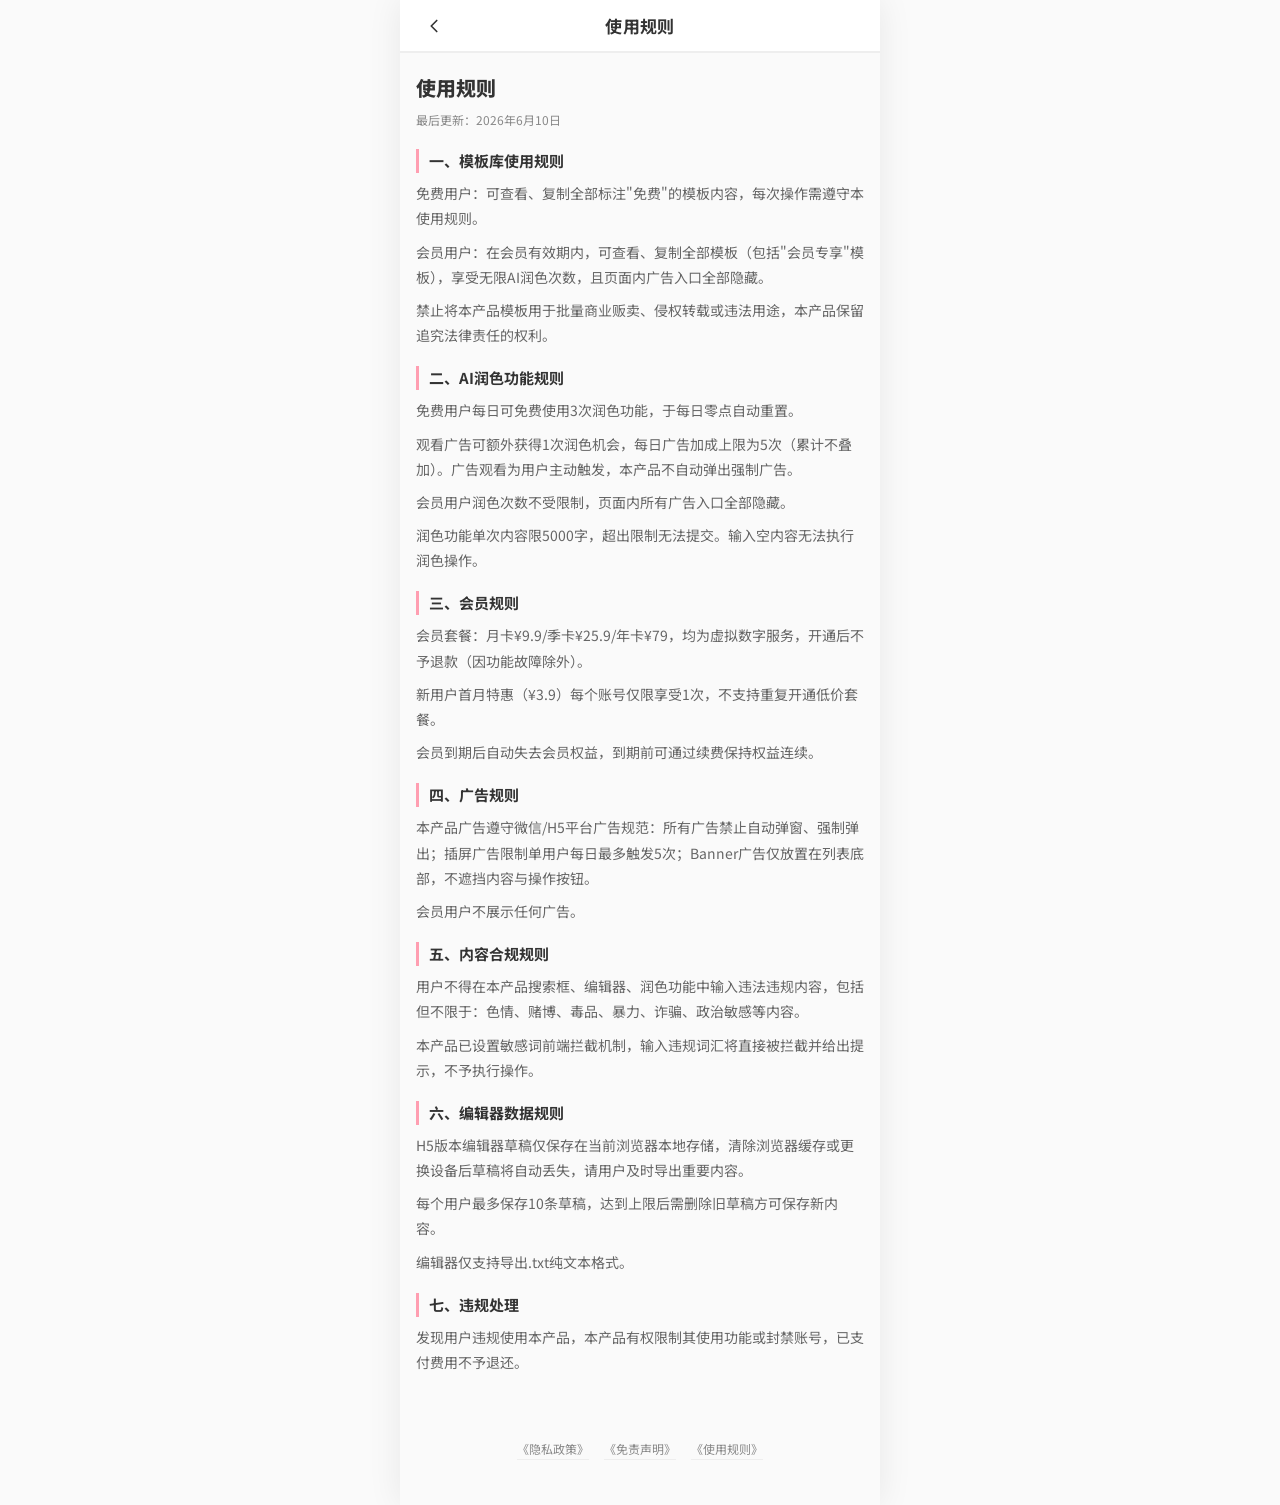
<file: pages/rules.html>
<!DOCTYPE html>
<html lang="zh-CN">
<head>
  <meta charset="UTF-8">
  <meta name="viewport" content="width=device-width, initial-scale=1.0, maximum-scale=1.0, user-scalable=no">
  <title>使用规则 - 全域AI提示词</title>
  <link rel="stylesheet" href="../css/main.css">
</head>
<body>
  <div class="navbar">
    <div class="navbar-back" onclick="history.back()">
      <svg class="nav-icon" viewBox="0 0 24 24"><polyline points="15 18 9 12 15 6"/></svg>
    </div>
    <div class="navbar-title">使用规则</div>
    <div style="width:36px"></div>
  </div>
  <div class="page-content-no-tab">
    <div class="legal-page">
      <div class="legal-title">使用规则</div>
      <div class="legal-update">最后更新：2026年6月10日</div>

      <div class="legal-section-title">一、模板库使用规则</div>
      <div class="legal-text">
        <p>免费用户：可查看、复制全部标注"免费"的模板内容，每次操作需遵守本使用规则。</p>
        <p>会员用户：在会员有效期内，可查看、复制全部模板（包括"会员专享"模板），享受无限AI润色次数，且页面内广告入口全部隐藏。</p>
        <p>禁止将本产品模板用于批量商业贩卖、侵权转载或违法用途，本产品保留追究法律责任的权利。</p>
      </div>

      <div class="legal-section-title">二、AI润色功能规则</div>
      <div class="legal-text">
        <p>免费用户每日可免费使用3次润色功能，于每日零点自动重置。</p>
        <p>观看广告可额外获得1次润色机会，每日广告加成上限为5次（累计不叠加）。广告观看为用户主动触发，本产品不自动弹出强制广告。</p>
        <p>会员用户润色次数不受限制，页面内所有广告入口全部隐藏。</p>
        <p>润色功能单次内容限5000字，超出限制无法提交。输入空内容无法执行润色操作。</p>
      </div>

      <div class="legal-section-title">三、会员规则</div>
      <div class="legal-text">
        <p>会员套餐：月卡¥9.9/季卡¥25.9/年卡¥79，均为虚拟数字服务，开通后不予退款（因功能故障除外）。</p>
        <p>新用户首月特惠（¥3.9）每个账号仅限享受1次，不支持重复开通低价套餐。</p>
        <p>会员到期后自动失去会员权益，到期前可通过续费保持权益连续。</p>
      </div>

      <div class="legal-section-title">四、广告规则</div>
      <div class="legal-text">
        <p>本产品广告遵守微信/H5平台广告规范：所有广告禁止自动弹窗、强制弹出；插屏广告限制单用户每日最多触发5次；Banner广告仅放置在列表底部，不遮挡内容与操作按钮。</p>
        <p>会员用户不展示任何广告。</p>
      </div>

      <div class="legal-section-title">五、内容合规规则</div>
      <div class="legal-text">
        <p>用户不得在本产品搜索框、编辑器、润色功能中输入违法违规内容，包括但不限于：色情、赌博、毒品、暴力、诈骗、政治敏感等内容。</p>
        <p>本产品已设置敏感词前端拦截机制，输入违规词汇将直接被拦截并给出提示，不予执行操作。</p>
      </div>

      <div class="legal-section-title">六、编辑器数据规则</div>
      <div class="legal-text">
        <p>H5版本编辑器草稿仅保存在当前浏览器本地存储，清除浏览器缓存或更换设备后草稿将自动丢失，请用户及时导出重要内容。</p>
        <p>每个用户最多保存10条草稿，达到上限后需删除旧草稿方可保存新内容。</p>
        <p>编辑器仅支持导出.txt纯文本格式。</p>
      </div>

      <div class="legal-section-title">七、违规处理</div>
      <div class="legal-text">
        <p>发现用户违规使用本产品，本产品有权限制其使用功能或封禁账号，已支付费用不予退还。</p>
      </div>
    </div>
    <div class="compliance-footer" style="border-top:none">
      <a href="privacy.html">《隐私政策》</a>
      <a href="disclaimer.html">《免责声明》</a>
      <a href="rules.html">《使用规则》</a>
    </div>
  </div>
  <script src="../data/templates.js"></script>
  <script src="../js/app.js"></script>
</body>
</html>
</file>
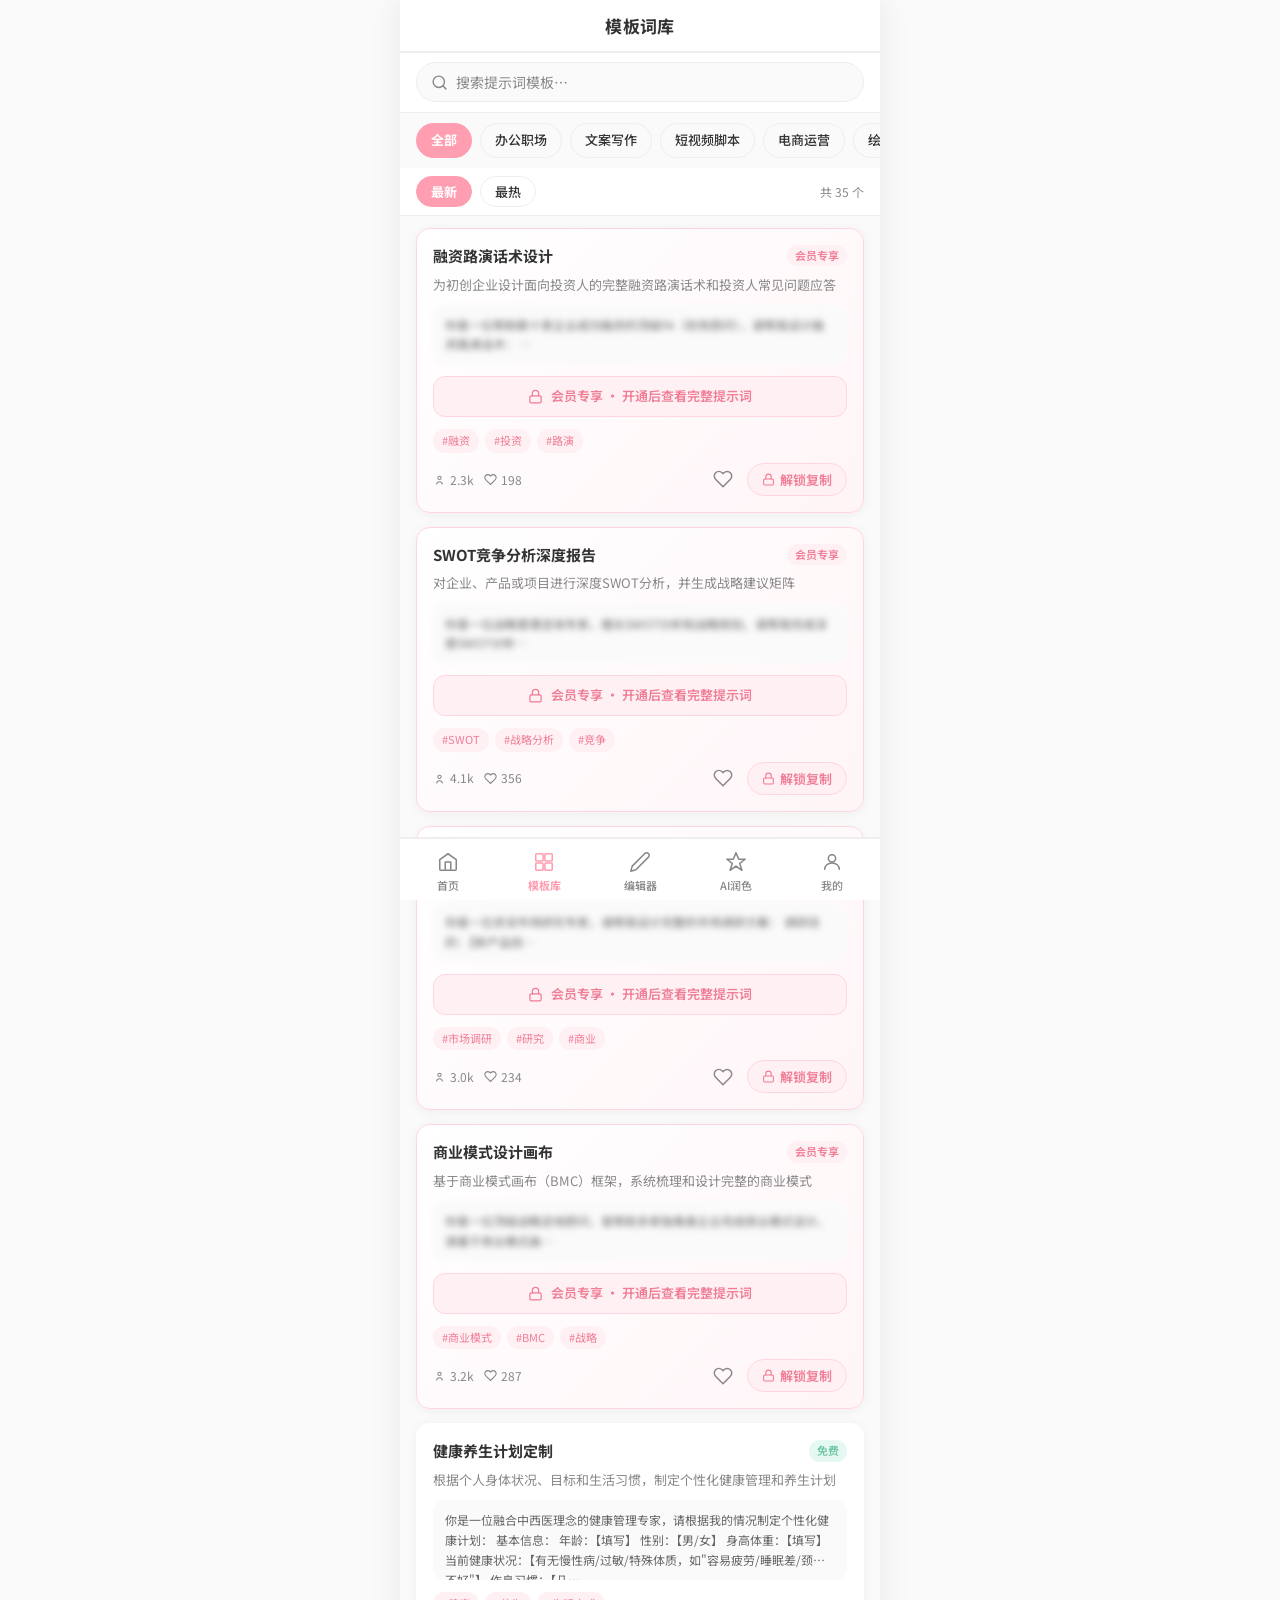
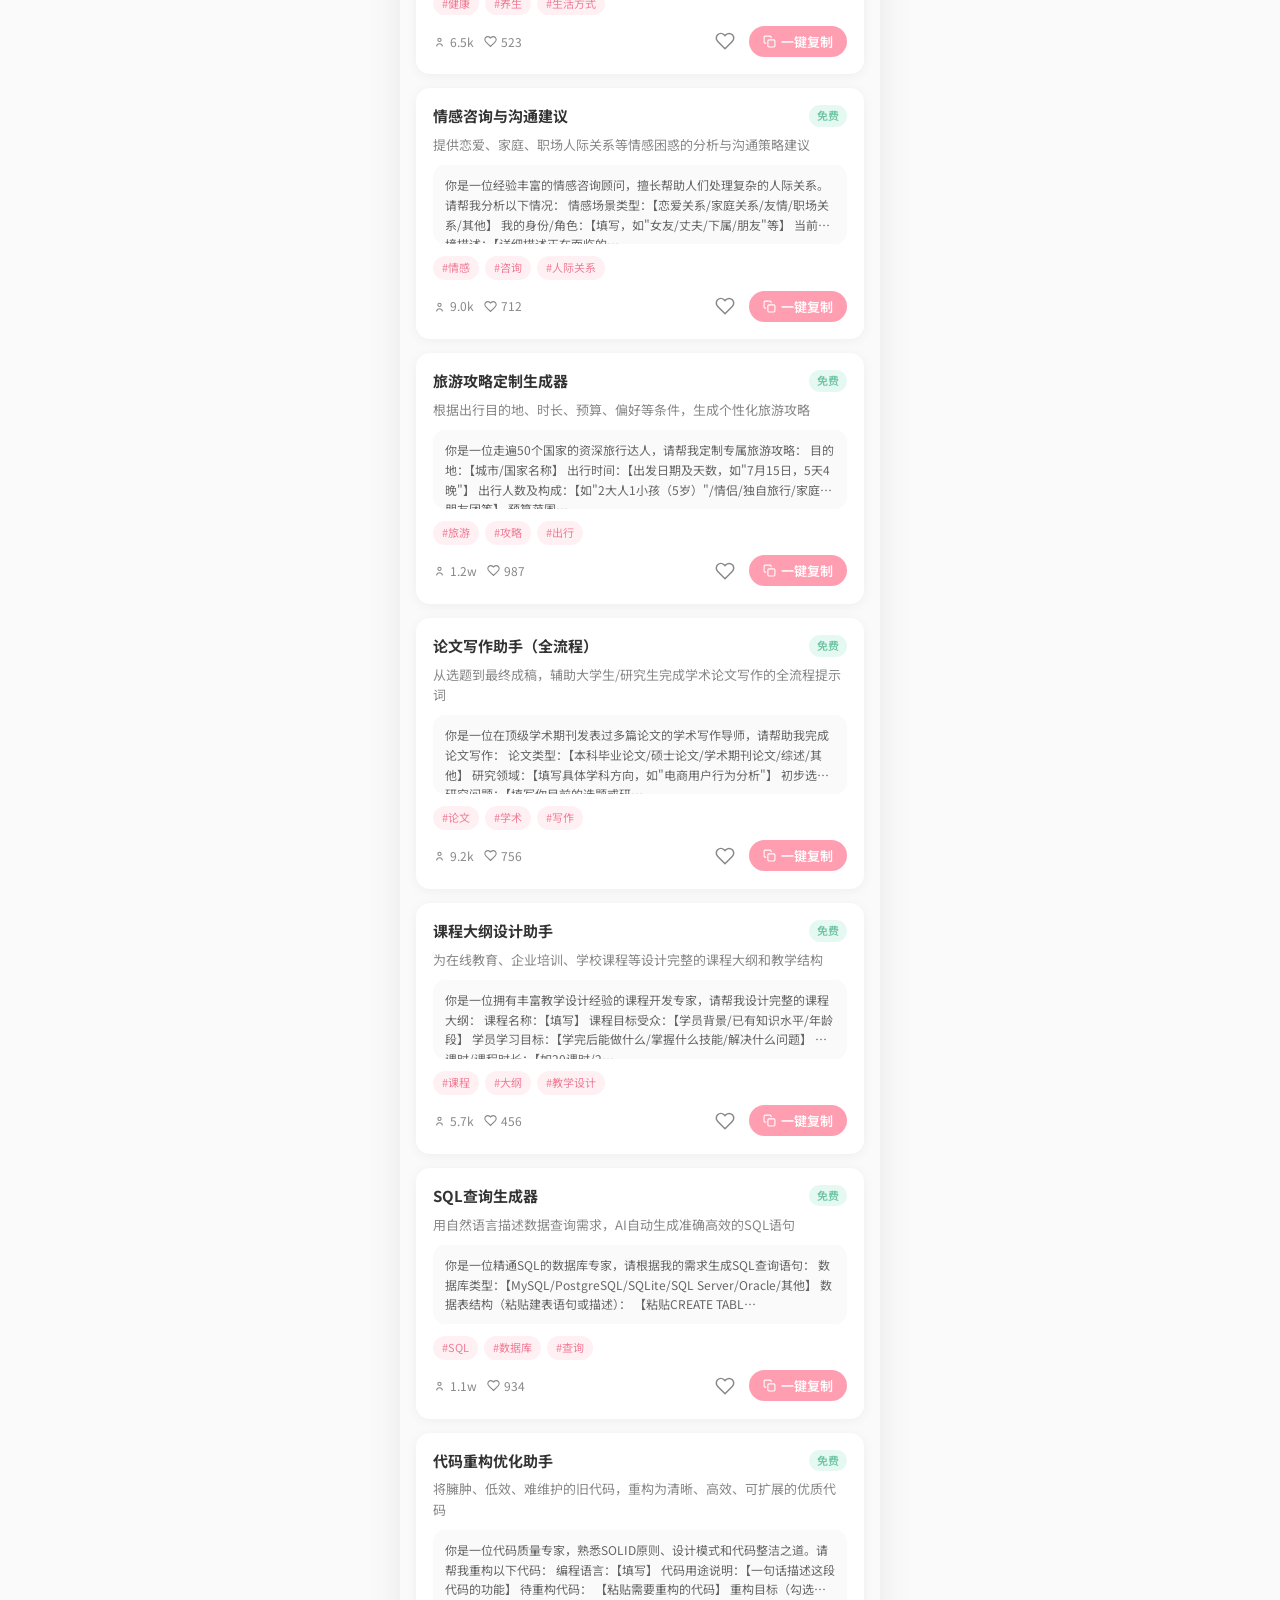
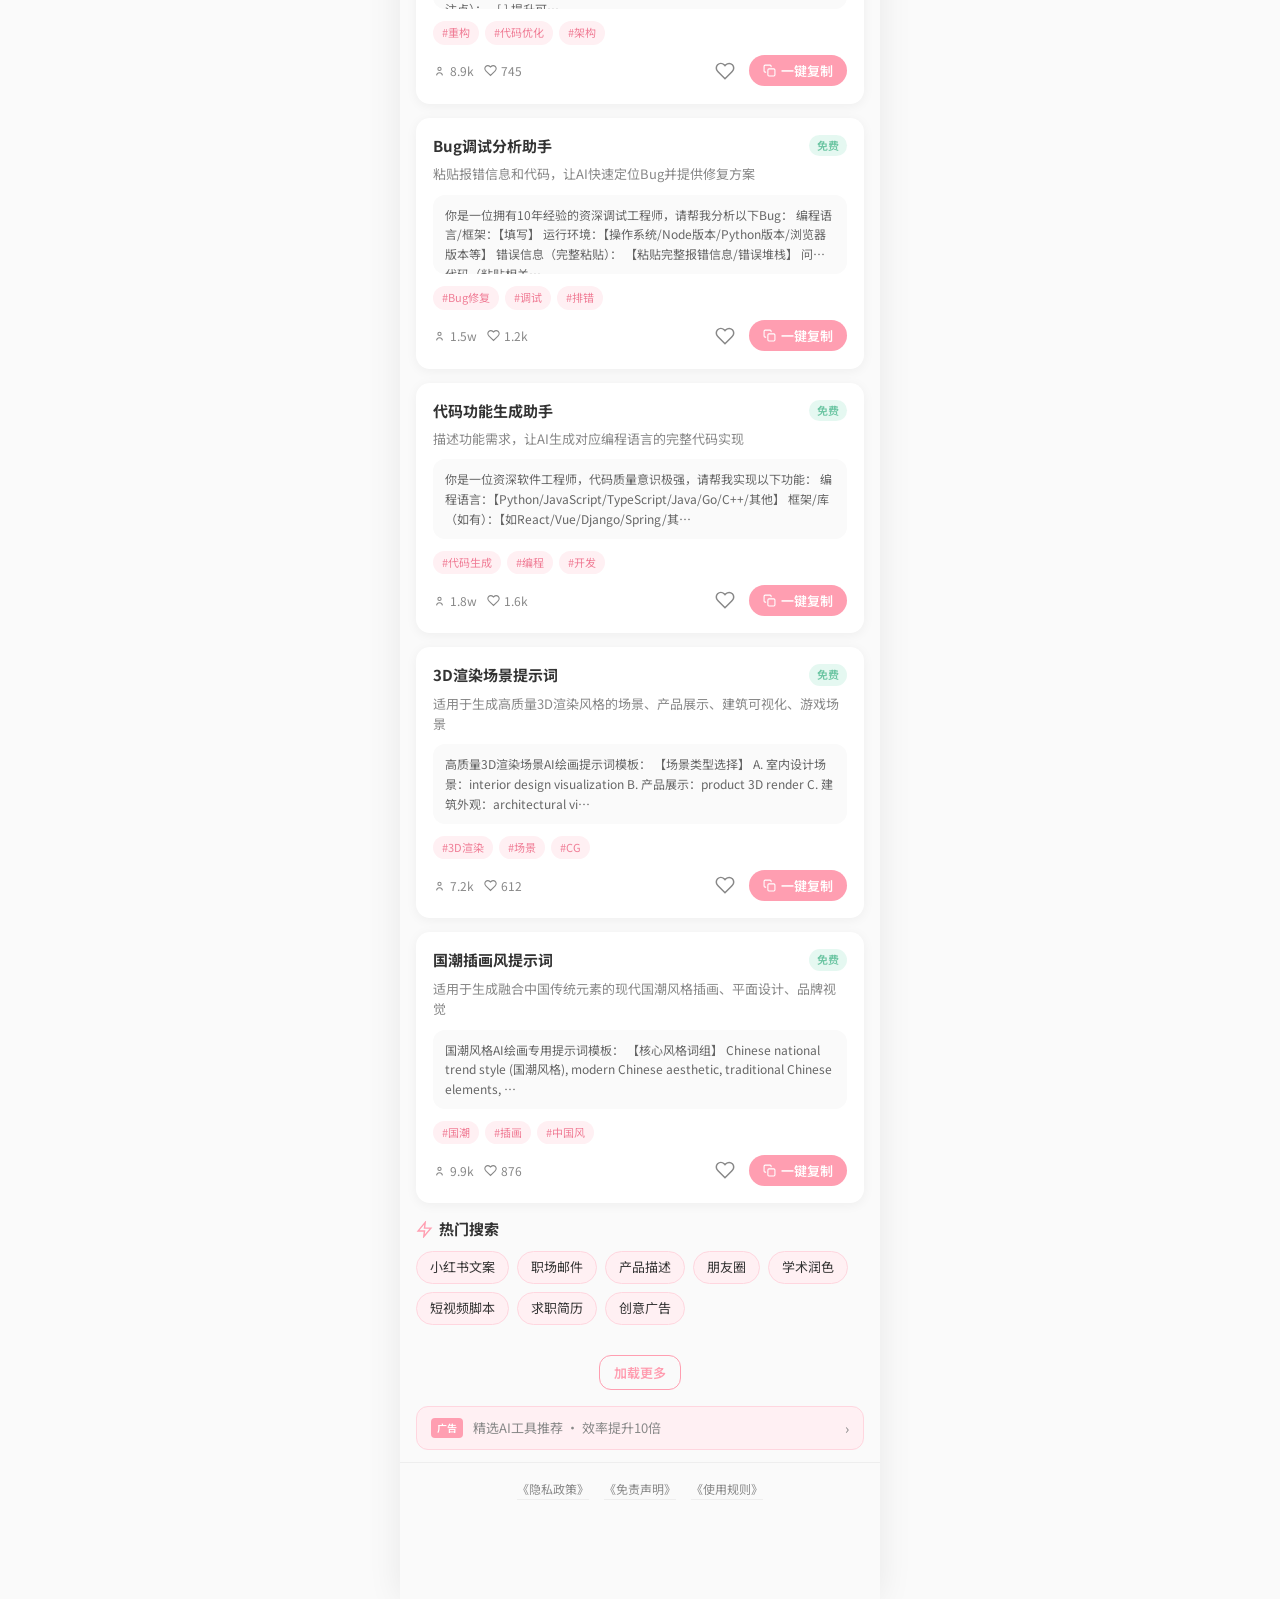
<file: pages/search.html>
<!DOCTYPE html>
<html lang="zh-CN">
<head>
  <meta charset="UTF-8">
  <meta name="viewport" content="width=device-width, initial-scale=1.0, maximum-scale=1.0, user-scalable=no">
  <title>模板库 - 全域AI提示词</title>
  <link rel="stylesheet" href="../css/main.css">
</head>
<body>
  <!-- 顶部导航 -->
  <div class="navbar">
    <div style="width:36px"></div>
    <div class="navbar-title">模板词库</div>
    <div style="width:36px"></div>
  </div>

  <!-- 搜索栏（粘性） -->
  <div class="search-bar">
    <div class="search-input-wrap">
      <svg class="search-icon-svg" viewBox="0 0 24 24"><circle cx="11" cy="11" r="8"/><line x1="21" y1="21" x2="16.65" y2="16.65"/></svg>
      <input type="search" id="searchInput" class="search-input" placeholder="搜索提示词模板…" 
             oninput="onSearchInput()" onkeydown="onSearchKeydown(event)" autocomplete="off" enterkeyhint="search">
      <span class="search-clear" id="searchClear" onclick="clearSearch()">✕</span>
    </div>
    <!-- 敏感词提示 -->
    <div class="sensitive-tip" id="sensitiveTip">该词汇包含不当内容，请修改后重试</div>
  </div>

  <!-- 分类胶囊滑动 -->
  <div class="category-scroll" id="catScroll"></div>

  <!-- 排序栏 -->
  <div class="sort-bar">
    <button class="sort-btn active" id="sortNew" onclick="setSortMode('new')">最新</button>
    <button class="sort-btn" id="sortHot" onclick="setSortMode('hot')">最热</button>
    <span class="result-count" id="resultCount"></span>
  </div>

  <!-- 模板列表 -->
  <div class="page-content" style="padding-top:0">
    <div style="height:12px"></div>
    <div class="templates-list" id="templatesList"></div>

    <!-- 搜索历史（初始显示） -->
    <div id="searchHistorySection" class="hot-search-section" style="display:none">
      <div class="section-title" style="justify-content:space-between">
        <span style="display:flex;align-items:center;gap:6px">
          <svg class="section-title-icon" viewBox="0 0 24 24"><circle cx="12" cy="12" r="10"/><polyline points="12 6 12 12 16 14"/></svg>
          搜索历史
        </span>
        <span style="font-size:12px;color:var(--text-hint);cursor:pointer" onclick="clearSearchHistory()">清空</span>
      </div>
      <div class="hot-tags" id="historyTags"></div>
    </div>

    <!-- 热门搜索 -->
    <div id="hotSearchSection" class="hot-search-section">
      <div class="section-title">
        <svg class="section-title-icon" viewBox="0 0 24 24"><path d="M13 2L3 14h9l-1 8 10-12h-9l1-8z"/></svg>
        热门搜索
      </div>
      <div class="hot-tags" id="hotTags"></div>
    </div>

    <!-- 空状态 -->
    <div id="emptyState" class="empty-state" style="display:none">
      <svg class="empty-svg" viewBox="0 0 24 24">
        <circle cx="11" cy="11" r="8"/><line x1="21" y1="21" x2="16.65" y2="16.65"/>
        <line x1="8" y1="11" x2="14" y2="11"/>
      </svg>
      <div class="empty-title">没有找到相关模板</div>
      <div class="empty-desc">换个关键词试试，或浏览全部分类</div>
    </div>

    <!-- 加载更多 -->
    <div id="loadMoreWrap" style="text-align:center;padding:16px;display:none">
      <button class="btn btn-outline btn-sm" onclick="loadMore()">加载更多</button>
    </div>

    <!-- Banner广告（仅列表底部） -->
    <div class="ad-banner" id="adBanner" style="display:none">
      <span class="ad-tag">广告</span>
      <span class="ad-text">精选AI工具推荐 · 效率提升10倍</span>
      <span class="ad-arrow">›</span>
    </div>

    <!-- 合规底部 -->
    <div class="compliance-footer">
      <a href="privacy.html">《隐私政策》</a>
      <a href="disclaimer.html">《免责声明》</a>
      <a href="rules.html">《使用规则》</a>
    </div>
  </div>

  <!-- 底部TabBar -->
  <div class="tabbar">
    <div class="tab-item" data-page="home">
      <div class="tab-icon-wrap"><svg class="tab-svg" viewBox="0 0 24 24"><path d="M3 9.5L12 3l9 6.5V20a1 1 0 0 1-1 1H4a1 1 0 0 1-1-1V9.5z"/><path d="M9 21V12h6v9"/></svg></div>
      <div class="tab-label">首页</div>
    </div>
    <div class="tab-item" data-page="search">
      <div class="tab-icon-wrap"><svg class="tab-svg" viewBox="0 0 24 24"><rect x="3" y="3" width="8" height="8" rx="1"/><rect x="13" y="3" width="8" height="8" rx="1"/><rect x="3" y="13" width="8" height="8" rx="1"/><rect x="13" y="13" width="8" height="8" rx="1"/></svg></div>
      <div class="tab-label">模板库</div>
    </div>
    <div class="tab-item" data-page="editor">
      <div class="tab-icon-wrap"><svg class="tab-svg" viewBox="0 0 24 24"><path d="M17 3a2.85 2.83 0 1 1 4 4L7.5 20.5 2 22l1.5-5.5L17 3z"/></svg></div>
      <div class="tab-label">编辑器</div>
    </div>
    <div class="tab-item" data-page="polish">
      <div class="tab-icon-wrap"><svg class="tab-svg" viewBox="0 0 24 24"><path d="M12 2L9 9H2l6 4.5-2.5 7.5L12 16.5 18.5 21 16 13.5 22 9h-7z"/></svg></div>
      <div class="tab-label">AI润色</div>
    </div>
    <div class="tab-item" data-page="profile">
      <div class="tab-icon-wrap"><svg class="tab-svg" viewBox="0 0 24 24"><circle cx="12" cy="8" r="4"/><path d="M4 20c0-4 3.6-7 8-7s8 3 8 7"/></svg></div>
      <div class="tab-label">我的</div>
    </div>
  </div>

  <script src="../data/templates.js"></script>
  <script src="../js/app.js"></script>
  <script>
    let currentCat = 'all';
    let currentSort = 'new';
    let currentKeyword = '';
    let pageSize = 15;
    let currentPage = 1;
    let allFiltered = [];

    const HOT_SEARCHES = ['小红书文案', '职场邮件', '产品描述', '朋友圈', '学术润色', '短视频脚本', '求职简历', '创意广告'];

    document.addEventListener('DOMContentLoaded', () => {
      initTabBar('search');

      // URL参数
      const catParam = APP.getParam('cat');
      const sortParam = APP.getParam('sort');
      if (catParam) currentCat = catParam;
      if (sortParam) currentSort = sortParam;

      renderCatChips();
      renderHotTags();
      renderHistoryTags();
      doRender();
    });

    function renderCatChips() {
      const scroll = document.getElementById('catScroll');
      const cats = [{ id: 'all', name: '全部' }, ...TEMPLATE_DB.categories];
      scroll.innerHTML = cats.map(c => `
        <div class="cat-chip ${c.id === currentCat ? 'active' : ''}" 
             onclick="setCat('${c.id}')">${escHtml(c.name)}</div>
      `).join('');
    }

    function renderHotTags() {
      document.getElementById('hotTags').innerHTML = HOT_SEARCHES.map(kw => `
        <div class="hot-tag tap-feedback" onclick="setKeyword('${escHtml(kw)}')">${escHtml(kw)}</div>
      `).join('');
    }

    function renderHistoryTags() {
      const history = APP.searchHistory.getAll();
      const section = document.getElementById('searchHistorySection');
      if (history.length === 0) { section.style.display = 'none'; return; }
      section.style.display = '';
      document.getElementById('historyTags').innerHTML = history.map(kw => `
        <div class="hot-tag tap-feedback" onclick="setKeyword('${escHtml(kw)}')">${escHtml(kw)}</div>
      `).join('');
    }

    function setCat(catId) {
      currentCat = catId;
      currentPage = 1;
      renderCatChips();
      doRender();
    }

    function setSortMode(mode) {
      currentSort = mode;
      document.getElementById('sortNew').classList.toggle('active', mode === 'new');
      document.getElementById('sortHot').classList.toggle('active', mode === 'hot');
      currentPage = 1;
      doRender();
    }

    function onSearchInput() {
      const val = document.getElementById('searchInput').value;
      currentKeyword = val;
      document.getElementById('searchClear').classList.toggle('show', val.length > 0);

      const sensitive = APP.checkSensitive(val);
      const tip = document.getElementById('sensitiveTip');
      if (sensitive) {
        tip.classList.add('show');
        return;
      } else {
        tip.classList.remove('show');
      }

      currentPage = 1;
      doRender();
    }

    function onSearchKeydown(e) {
      if (e.key === 'Enter') {
        e.target.blur();
        if (currentKeyword.trim() && !APP.checkSensitive(currentKeyword)) {
          APP.searchHistory.add(currentKeyword.trim());
          renderHistoryTags();
        }
      }
    }

    function clearSearch() {
      document.getElementById('searchInput').value = '';
      currentKeyword = '';
      document.getElementById('searchClear').classList.remove('show');
      document.getElementById('sensitiveTip').classList.remove('show');
      currentPage = 1;
      doRender();
    }

    function setKeyword(kw) {
      document.getElementById('searchInput').value = kw;
      currentKeyword = kw;
      document.getElementById('searchClear').classList.add('show');
      currentPage = 1;
      APP.searchHistory.add(kw);
      renderHistoryTags();
      doRender();
    }

    function clearSearchHistory() {
      APP.searchHistory.clear();
      renderHistoryTags();
    }

    function doRender() {
      allFiltered = filterTemplates(TEMPLATE_DB.templates, {
        categoryId: currentCat,
        keyword: currentKeyword,
        sortMode: currentSort
      });

      const hasSearch = currentKeyword.trim().length > 0;
      document.getElementById('hotSearchSection').style.display = hasSearch ? 'none' : '';
      renderHistoryTags();
      if (!hasSearch) document.getElementById('searchHistorySection').style.display = APP.searchHistory.getAll().length ? '' : 'none';

      const list = document.getElementById('templatesList');
      const empty = document.getElementById('emptyState');
      const resultCount = document.getElementById('resultCount');

      resultCount.textContent = `共 ${allFiltered.length} 个`;

      if (allFiltered.length === 0) {
        list.innerHTML = '';
        empty.style.display = '';
        document.getElementById('loadMoreWrap').style.display = 'none';
        document.getElementById('adBanner').style.display = 'none';
        return;
      }

      empty.style.display = 'none';
      const sliced = allFiltered.slice(0, pageSize * currentPage);
      list.innerHTML = sliced.map(t => renderTemplateCard(t)).join('');

      const hasMore = sliced.length < allFiltered.length;
      document.getElementById('loadMoreWrap').style.display = hasMore ? '' : 'none';
      document.getElementById('adBanner').style.display = !APP.member.isActive() ? '' : 'none';
    }

    function loadMore() {
      currentPage++;
      const list = document.getElementById('templatesList');
      const start = pageSize * (currentPage - 1);
      const end = pageSize * currentPage;
      const more = allFiltered.slice(start, end).map(t => renderTemplateCard(t)).join('');
      list.insertAdjacentHTML('beforeend', more);
      const hasMore = end < allFiltered.length;
      document.getElementById('loadMoreWrap').style.display = hasMore ? '' : 'none';
    }
  </script>
</body>
</html>
</file>
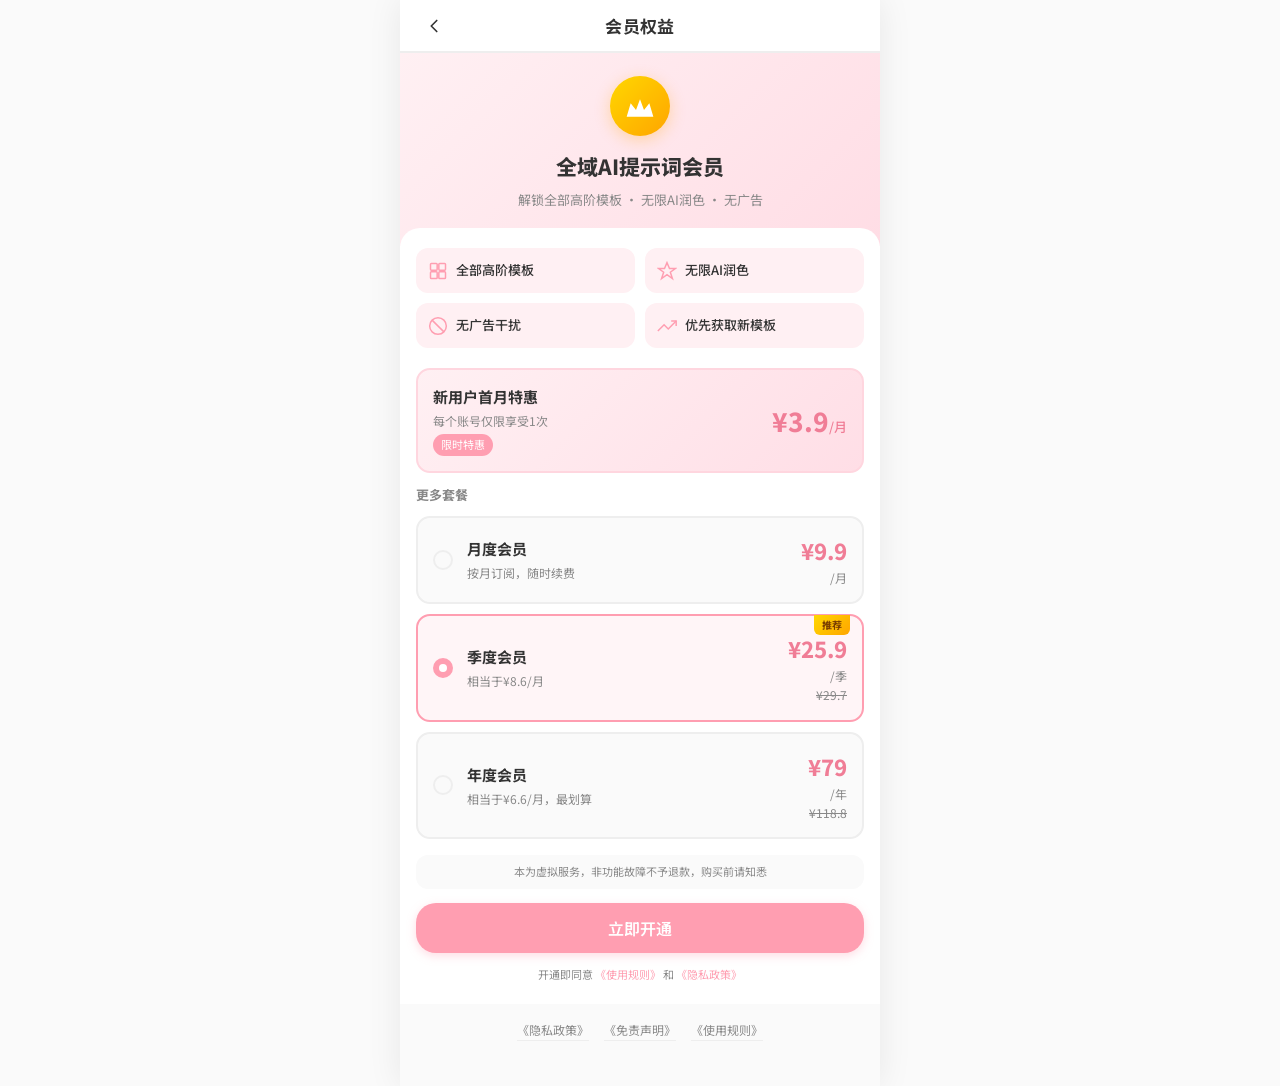
<file: pages/vip.html>
<!DOCTYPE html>
<html lang="zh-CN">
<head>
  <meta charset="UTF-8">
  <meta name="viewport" content="width=device-width, initial-scale=1.0, maximum-scale=1.0, user-scalable=no">
  <title>开通会员 - 全域AI提示词</title>
  <link rel="stylesheet" href="../css/main.css">
</head>
<body>
  <div class="navbar">
    <div class="navbar-back" id="backBtn">
      <svg class="nav-icon" viewBox="0 0 24 24"><polyline points="15 18 9 12 15 6"/></svg>
    </div>
    <div class="navbar-title">会员权益</div>
    <div style="width:36px"></div>
  </div>

  <div class="page-content-no-tab">
    <!-- 会员头图 -->
    <div class="vip-header">
      <div class="vip-crown-wrap">
        <svg class="vip-crown-svg" viewBox="0 0 24 24"><path d="M2 20l3-10 4 5 3-8 3 8 4-5 3 10H2z"/></svg>
      </div>
      <div class="vip-title">全域AI提示词会员</div>
      <div class="vip-sub">解锁全部高阶模板 · 无限AI润色 · 无广告</div>
    </div>

    <div class="vip-perks">
      <!-- 权益列表 -->
      <div class="perk-list">
        <div class="perk-item">
          <svg class="perk-icon-svg" viewBox="0 0 24 24"><rect x="3" y="3" width="8" height="8" rx="1"/><rect x="13" y="3" width="8" height="8" rx="1"/><rect x="3" y="13" width="8" height="8" rx="1"/><rect x="13" y="13" width="8" height="8" rx="1"/></svg>
          全部高阶模板
        </div>
        <div class="perk-item">
          <svg class="perk-icon-svg" viewBox="0 0 24 24"><path d="M12 2L9 9H2l6 4.5-2.5 7.5L12 16.5 18.5 21 16 13.5 22 9h-7z"/></svg>
          无限AI润色
        </div>
        <div class="perk-item">
          <svg class="perk-icon-svg" viewBox="0 0 24 24"><circle cx="12" cy="12" r="10"/><line x1="4.93" y1="4.93" x2="19.07" y2="19.07"/></svg>
          无广告干扰
        </div>
        <div class="perk-item">
          <svg class="perk-icon-svg" viewBox="0 0 24 24"><polyline points="23 6 13.5 15.5 8.5 10.5 1 18"/><polyline points="17 6 23 6 23 12"/></svg>
          优先获取新模板
        </div>
      </div>

      <!-- 首月特惠卡片 -->
      <div id="firstMonthCard" class="first-month-card tap-feedback" onclick="selectPlan('first_month')">
        <div class="fm-info">
          <div class="fm-title">新用户首月特惠</div>
          <div class="fm-sub">每个账号仅限享受1次</div>
          <span class="fm-badge">限时特惠</span>
        </div>
        <div>
          <div class="fm-price">¥3.9<span>/月</span></div>
        </div>
      </div>

      <!-- 套餐卡片 -->
      <div style="font-size:13px;font-weight:700;color:var(--text-hint);margin-bottom:10px">更多套餐</div>
      <div class="pricing-cards" id="pricingCards">
        <div class="pricing-card tap-feedback" data-plan="monthly" onclick="selectPlan('monthly')">
          <div class="pricing-radio"><div class="pricing-radio-dot"></div></div>
          <div class="pricing-info">
            <div class="pricing-name">月度会员</div>
            <div class="pricing-desc">按月订阅，随时续费</div>
          </div>
          <div class="pricing-price">
            <div class="price-num">¥9.9</div>
            <div class="price-unit">/月</div>
          </div>
        </div>

        <div class="pricing-card selected tap-feedback" data-plan="quarterly" onclick="selectPlan('quarterly')">
          <div class="recommended-tag">推荐</div>
          <div class="pricing-radio"><div class="pricing-radio-dot"></div></div>
          <div class="pricing-info">
            <div class="pricing-name">季度会员</div>
            <div class="pricing-desc">相当于¥8.6/月</div>
          </div>
          <div class="pricing-price">
            <div class="price-num">¥25.9</div>
            <div class="price-unit">/季</div>
            <div class="price-original">¥29.7</div>
          </div>
        </div>

        <div class="pricing-card tap-feedback" data-plan="yearly" onclick="selectPlan('yearly')">
          <div class="pricing-radio"><div class="pricing-radio-dot"></div></div>
          <div class="pricing-info">
            <div class="pricing-name">年度会员</div>
            <div class="pricing-desc">相当于¥6.6/月，最划算</div>
          </div>
          <div class="pricing-price">
            <div class="price-num">¥79</div>
            <div class="price-unit">/年</div>
            <div class="price-original">¥118.8</div>
          </div>
        </div>
      </div>

      <!-- 退款声明（支付按钮上方） -->
      <div class="vip-refund-notice">
        本为虚拟服务，非功能故障不予退款，购买前请知悉
      </div>

      <!-- 支付按钮 -->
      <button class="btn btn-primary btn-block btn-lg tap-feedback" id="payBtn" onclick="handlePay()">
        立即开通
      </button>

      <!-- 协议 -->
      <div style="text-align:center;font-size:11px;color:var(--text-hint);margin-top:12px;line-height:1.8">
        开通即同意
        <a href="rules.html" style="color:var(--primary)">《使用规则》</a>
        和
        <a href="privacy.html" style="color:var(--primary)">《隐私政策》</a>
      </div>
    </div>

    <!-- 合规底部 -->
    <div class="compliance-footer" style="border-top:none">
      <a href="privacy.html">《隐私政策》</a>
      <a href="disclaimer.html">《免责声明》</a>
      <a href="rules.html">《使用规则》</a>
    </div>
  </div>

  <!-- 支付成功弹窗 -->
  <div class="modal-center-overlay" id="paySuccessModal">
    <div class="modal-card fade-in">
      <div style="text-align:center;margin-bottom:14px">
        <div style="width:56px;height:56px;border-radius:50%;background:rgba(168,230,207,0.3);display:flex;align-items:center;justify-content:center;margin:0 auto 12px">
          <svg style="width:28px;height:28px;stroke:var(--success-dark);fill:none;stroke-width:2.5;stroke-linecap:round" viewBox="0 0 24 24"><polyline points="20 6 9 17 4 12"/></svg>
        </div>
        <div class="modal-card-title">开通成功</div>
        <div class="modal-card-text" id="paySuccessText">会员权益已生效，尽情使用吧</div>
      </div>
      <button class="btn btn-primary btn-block" onclick="onPaySuccess()">开始使用</button>
    </div>
  </div>

  <script src="../data/templates.js"></script>
  <script src="../js/app.js"></script>
  <script>
    const PLANS = {
      first_month: { name: '首月特惠', days: 30, price: 3.9 },
      monthly:     { name: '月度会员', days: 30, price: 9.9 },
      quarterly:   { name: '季度会员', days: 90, price: 25.9 },
      yearly:      { name: '年度会员', days: 365, price: 79 },
    };
    let selectedPlan = 'quarterly';

    document.addEventListener('DOMContentLoaded', () => {
      initBackBtn();
      checkFirstMonthCard();
      checkCurrentMember();
    });

    function checkFirstMonthCard() {
      const used = APP.member.isFirstMonthUsed();
      const card = document.getElementById('firstMonthCard');
      if (used) {
        card.classList.add('used');
        card.querySelector('.fm-badge').textContent = '已使用';
        card.querySelector('.fm-badge').style.background = '#CCCCCC';
        card.onclick = () => APP.toast('首月特惠每账号限享1次');
      }
    }

    function checkCurrentMember() {
      if (APP.member.isActive()) {
        const expire = APP.member.getExpireText();
        document.getElementById('payBtn').textContent = `续费会员（${expire}）`;
      }
    }

    function selectPlan(plan) {
      if (plan === 'first_month' && APP.member.isFirstMonthUsed()) {
        APP.toast('首月特惠每账号限享1次');
        return;
      }
      selectedPlan = plan;

      // 更新UI
      document.querySelectorAll('.pricing-card').forEach(card => {
        card.classList.toggle('selected', card.dataset.plan === plan);
      });
      const firstCard = document.getElementById('firstMonthCard');
      firstCard.style.borderColor = (plan === 'first_month') ? 'var(--primary)' : 'var(--border-pink)';

      const p = PLANS[plan];
      document.getElementById('payBtn').textContent = `立即开通 ¥${p.price}`;
    }

    function handlePay() {
      if (selectedPlan === 'first_month' && APP.member.isFirstMonthUsed()) {
        APP.toast('首月特惠每账号限享1次');
        return;
      }
      const plan = PLANS[selectedPlan];
      // 模拟支付流程（真实接入微信支付SDK时替换此逻辑）
      APP.confirm(
        `确认开通 ${plan.name}`,
        `价格 ¥${plan.price}，本为虚拟服务，开通后不予退款，确认支付？`,
        '确认支付',
        '取消'
      ).then(ok => {
        if (!ok) return;
        // 模拟支付成功
        APP.member.activate(selectedPlan, plan.days);
        if (selectedPlan === 'first_month') APP.member.markFirstMonthUsed();
        // 显示成功弹窗
        document.getElementById('paySuccessText').textContent =
          `${plan.name} 已生效，有效期 ${plan.days} 天，尽情使用吧`;
        document.getElementById('paySuccessModal').classList.add('show');
      });
    }

    function onPaySuccess() {
      document.getElementById('paySuccessModal').classList.remove('show');
      APP.navigate('../index.html');
    }
  </script>
</body>
</html>
</file>
<file: css/main.css>
/* 全域AI提示词工具 - 女性粉调文艺风格
   对标小红书+唯品会风格
   严格色值：主色#FF9EB1 辅助#FFF0F3 底色#FAFAFA 文字#333333/#888888 成功#A8E6CF
   字体：思源黑体 Noto Sans SC（免费商用）
*/

/* 思源黑体 - 免费商用字体，通过CSS @import引入 */
@import url('https://fonts.googleapis.com/css2?family=Noto+Sans+SC:wght@400;500;600;700;900&display=swap');

:root {
  /* ===== 品牌色系 ===== */
  --primary: #FF9EB1;          /* 蜜桃粉 - 主按钮/图标/选中态 */
  --primary-dark: #F07D96;     /* 深蜜桃粉 - 按下态 */
  --primary-light: #FFBFCC;    /* 浅蜜桃粉 - hover/边框 */
  --bg-rose: #FFF0F3;          /* 浅豆沙粉 - 卡片/标签/渐变 */
  --bg-global: #FAFAFA;        /* 米白 - 全局页面底色 */
  --bg-card: #FFFFFF;          /* 纯白 - 卡片背景 */
  --success: #A8E6CF;          /* 淡薄荷绿 - 成功提示 */
  --success-dark: #6EC6A4;     /* 深薄荷绿 */

  /* ===== 文字色系 ===== */
  --text-main: #333333;        /* 主文字 */
  --text-sub: #666666;         /* 次要文字 */
  --text-hint: #888888;        /* 提示/辅助文字 */
  --text-disabled: #BBBBBB;    /* 禁用文字 */
  --border: #EEEEEE;           /* 通用边框 */
  --border-pink: #FFD6DF;      /* 粉色边框 */

  /* ===== 间距/圆角/阴影 ===== */
  --radius-sm: 12px;           /* 小圆角 */
  --radius: 14px;              /* 通用圆角 */
  --radius-lg: 16px;           /* 大圆角 */
  --radius-xl: 20px;           /* 特大圆角 */
  --shadow: 0 2px 12px rgba(0,0,0,0.05);        /* 极淡阴影 */
  --shadow-hover: 0 4px 20px rgba(0,0,0,0.08);  /* hover阴影 */

  /* ===== 页面结构 ===== */
  --navbar-h: 52px;
  --tabbar-h: 62px;
  --safe-bottom: env(safe-area-inset-bottom, 0px);
}

/* ===== Reset & Base ===== */
*, *::before, *::after {
  box-sizing: border-box;
  margin: 0;
  padding: 0;
  -webkit-tap-highlight-color: transparent;
}

html, body {
  width: 100%;
  max-width: 480px;
  margin: 0 auto;
  background: var(--bg-global);
  color: var(--text-main);
  font-family: 'Noto Sans SC', 'PingFang SC', 'Hiragino Sans GB', 'Microsoft YaHei', -apple-system, BlinkMacSystemFont, sans-serif;
  font-size: 15px;
  line-height: 1.6;
  -webkit-font-smoothing: antialiased;
  overflow-x: hidden;
}

a { text-decoration: none; color: inherit; }
button, input, textarea, select { font-family: inherit; }

/* ===== 按钮 ===== */
.btn {
  display: inline-flex;
  align-items: center;
  justify-content: center;
  gap: 6px;
  padding: 10px 20px;
  border-radius: var(--radius-xl);
  font-size: 14px;
  font-weight: 600;
  cursor: pointer;
  transition: transform 0.15s, opacity 0.15s;
  border: none;
  outline: none;
  white-space: nowrap;
  user-select: none;
}
.btn:active { transform: scale(0.96); }

/* 主色按钮 */
.btn-primary {
  background: var(--primary);
  color: #fff;
  box-shadow: 0 3px 10px rgba(255,158,177,0.35);
}
.btn-primary:active { background: var(--primary-dark); }

/* 轮廓按钮 */
.btn-outline {
  background: transparent;
  color: var(--primary);
  border: 1.5px solid var(--primary);
}

/* 块级 / 尺寸 */
.btn-block { width: 100%; }
.btn-sm { padding: 7px 14px; font-size: 13px; border-radius: var(--radius-sm); }
.btn-lg { padding: 13px 28px; font-size: 16px; }

/* 置灰/禁用按钮 */
.btn-disabled {
  background: #E8E8E8 !important;
  color: var(--text-disabled) !important;
  box-shadow: none !important;
  cursor: not-allowed !important;
}
.btn-disabled:active { transform: none !important; }

/* 成功绿 */
.btn-success {
  background: var(--success);
  color: #2D7A5A;
  box-shadow: 0 3px 10px rgba(168,230,207,0.4);
}

/* ===== Toast 通知 ===== */
.toast {
  position: fixed;
  top: 50%;
  left: 50%;
  transform: translate(-50%, -50%) scale(0.85);
  background: rgba(51,51,51,0.88);
  color: #fff;
  padding: 11px 22px;
  border-radius: var(--radius);
  font-size: 14px;
  z-index: 9999;
  opacity: 0;
  transition: all 0.22s cubic-bezier(0.34, 1.56, 0.64, 1);
  pointer-events: none;
  max-width: 240px;
  text-align: center;
  white-space: pre-wrap;
}
.toast.show {
  opacity: 1;
  transform: translate(-50%, -50%) scale(1);
}

/* 成功 toast */
.toast-success {
  background: rgba(168,230,207,0.96);
  color: #2D7A5A;
}

/* ===== 弹窗 ===== */
.modal-overlay {
  position: fixed;
  inset: 0;
  background: rgba(0,0,0,0.35);
  z-index: 1000;
  display: flex;
  align-items: flex-end;
  justify-content: center;
  opacity: 0;
  pointer-events: none;
  transition: opacity 0.25s;
}
.modal-overlay.show {
  opacity: 1;
  pointer-events: all;
}
.modal-sheet {
  background: var(--bg-card);
  border-radius: var(--radius-xl) var(--radius-xl) 0 0;
  width: 100%;
  max-width: 480px;
  padding: 20px;
  padding-bottom: calc(20px + var(--safe-bottom));
  transform: translateY(100%);
  transition: transform 0.3s cubic-bezier(0.32, 0.72, 0, 1);
  max-height: 88vh;
  overflow-y: auto;
}
.modal-overlay.show .modal-sheet {
  transform: translateY(0);
}
.modal-handle {
  width: 36px;
  height: 4px;
  background: var(--border);
  border-radius: 2px;
  margin: 0 auto 18px;
}
.modal-title {
  font-size: 17px;
  font-weight: 700;
  color: var(--text-main);
  margin-bottom: 16px;
  text-align: center;
}

/* 居中弹窗 */
.modal-center-overlay {
  position: fixed;
  inset: 0;
  background: rgba(0,0,0,0.35);
  z-index: 1000;
  display: flex;
  align-items: center;
  justify-content: center;
  opacity: 0;
  pointer-events: none;
  transition: opacity 0.25s;
  padding: 20px;
}
.modal-center-overlay.show {
  opacity: 1;
  pointer-events: all;
}
.modal-card {
  background: var(--bg-card);
  border-radius: var(--radius-xl);
  padding: 26px 22px;
  width: 100%;
  max-width: 320px;
  transform: scale(0.92);
  transition: transform 0.25s cubic-bezier(0.34, 1.56, 0.64, 1);
  max-height: 85vh;
  overflow-y: auto;
  box-shadow: var(--shadow-hover);
}
.modal-center-overlay.show .modal-card {
  transform: scale(1);
}
.modal-card-title {
  font-size: 17px;
  font-weight: 700;
  text-align: center;
  color: var(--text-main);
  margin-bottom: 8px;
}
.modal-card-text {
  font-size: 14px;
  color: var(--text-hint);
  text-align: center;
  line-height: 1.65;
  margin-bottom: 20px;
}
.modal-actions {
  display: flex;
  gap: 10px;
}
.modal-actions .btn { flex: 1; }

/* ===== 顶部导航栏 ===== */
.navbar {
  position: sticky;
  top: 0;
  z-index: 200;
  height: var(--navbar-h);
  background: var(--bg-card);
  display: flex;
  align-items: center;
  padding: 0 16px;
  border-bottom: 1px solid var(--border);
  box-shadow: 0 1px 0 var(--border);
}
.navbar-back {
  width: 36px;
  height: 36px;
  display: flex;
  align-items: center;
  justify-content: center;
  cursor: pointer;
  color: var(--text-main);
  font-size: 22px;
  flex-shrink: 0;
  border-radius: 50%;
  transition: background 0.15s;
}
.navbar-back:active { background: var(--bg-rose); }
.navbar-title {
  flex: 1;
  text-align: center;
  font-size: 17px;
  font-weight: 700;
  color: var(--text-main);
  letter-spacing: 0.3px;
}
.navbar-action {
  width: 36px;
  height: 36px;
  display: flex;
  align-items: center;
  justify-content: center;
  cursor: pointer;
  color: var(--primary);
  font-size: 22px;
  flex-shrink: 0;
  border-radius: 50%;
  transition: background 0.15s;
}
.navbar-action:active { background: var(--bg-rose); }

/* 导航栏SVG图标 */
.nav-icon {
  width: 22px;
  height: 22px;
  stroke: currentColor;
  fill: none;
  stroke-width: 1.8;
  stroke-linecap: round;
  stroke-linejoin: round;
  flex-shrink: 0;
}
.nav-icon-fill {
  fill: currentColor;
  stroke: none;
}

/* ===== 底部TabBar ===== */
.tabbar {
  position: fixed;
  bottom: 0;
  left: 50%;
  transform: translateX(-50%);
  width: 100%;
  max-width: 480px;
  height: calc(var(--tabbar-h) + var(--safe-bottom));
  background: var(--bg-card);
  border-top: 1px solid var(--border);
  display: flex;
  align-items: flex-start;
  padding-top: 8px;
  z-index: 150;
  box-shadow: 0 -1px 0 var(--border);
}
.tab-item {
  flex: 1;
  display: flex;
  flex-direction: column;
  align-items: center;
  gap: 3px;
  cursor: pointer;
  padding: 3px 0;
  transition: opacity 0.15s;
}
.tab-item:active { opacity: 0.7; }
.tab-icon-wrap {
  width: 24px;
  height: 24px;
  display: flex;
  align-items: center;
  justify-content: center;
}
.tab-svg {
  width: 22px;
  height: 22px;
  stroke: var(--text-hint);
  fill: none;
  stroke-width: 1.7;
  stroke-linecap: round;
  stroke-linejoin: round;
  transition: stroke 0.2s;
}
.tab-item.active .tab-svg {
  stroke: var(--primary);
}
.tab-label {
  font-size: 11px;
  color: var(--text-hint);
  font-weight: 500;
  transition: color 0.2s;
}
.tab-item.active .tab-label {
  color: var(--primary);
  font-weight: 700;
}

/* ===== 页面内容区 ===== */
.page-content {
  padding-bottom: calc(var(--tabbar-h) + var(--safe-bottom) + 16px);
  min-height: 100vh;
}
.page-content-no-tab {
  padding-bottom: 24px;
  min-height: 100vh;
}

/* ===== 通栏活动横幅 ===== */
.promo-banner {
  margin: 14px 16px 4px;
  background: linear-gradient(135deg, #FFF0F3 0%, #FFDEE6 100%);
  border-radius: var(--radius);
  padding: 14px 16px;
  display: flex;
  align-items: center;
  gap: 12px;
  box-shadow: var(--shadow);
  cursor: pointer;
  transition: transform 0.15s;
}
.promo-banner:active { transform: scale(0.985); }
.promo-info { flex: 1; }
.promo-title {
  font-size: 14px;
  font-weight: 700;
  color: var(--text-main);
  margin-bottom: 3px;
}
.promo-sub {
  font-size: 12px;
  color: var(--text-hint);
}
.promo-btn {
  background: var(--primary);
  color: #fff;
  font-size: 13px;
  font-weight: 700;
  padding: 7px 14px;
  border-radius: var(--radius-sm);
  white-space: nowrap;
  flex-shrink: 0;
}

/* ===== 页面区块标题 ===== */
.section-head {
  display: flex;
  align-items: center;
  justify-content: space-between;
  padding: 18px 16px 10px;
}
.section-head-title {
  font-size: 16px;
  font-weight: 800;
  color: var(--text-main);
}
.section-head-more {
  font-size: 13px;
  color: var(--primary);
  font-weight: 600;
  cursor: pointer;
}

/* ===== 功能入口 2×2 ===== */
.feature-grid {
  display: grid;
  grid-template-columns: 1fr 1fr;
  gap: 12px;
  padding: 0 16px;
}
.feature-card {
  background: var(--bg-card);
  border-radius: var(--radius);
  padding: 18px 14px;
  cursor: pointer;
  box-shadow: var(--shadow);
  transition: transform 0.15s, box-shadow 0.15s;
  position: relative;
  overflow: hidden;
}
.feature-card:active { transform: scale(0.96); box-shadow: var(--shadow-hover); }
.fc-icon-wrap {
  width: 44px;
  height: 44px;
  border-radius: 12px;
  background: var(--bg-rose);
  display: flex;
  align-items: center;
  justify-content: center;
  margin-bottom: 12px;
}
.fc-icon-svg {
  width: 24px;
  height: 24px;
  stroke: var(--primary);
  fill: none;
  stroke-width: 1.8;
  stroke-linecap: round;
  stroke-linejoin: round;
}
.fc-title {
  font-size: 15px;
  font-weight: 700;
  color: var(--text-main);
  margin-bottom: 4px;
}
.fc-desc {
  font-size: 12px;
  color: var(--text-hint);
  line-height: 1.5;
}

/* 功能卡片置灰（开发中） */
.feature-card.disabled {
  opacity: 0.6;
  cursor: default;
}
.feature-card.disabled:active { transform: none; }
.coming-badge {
  position: absolute;
  top: 8px;
  right: 8px;
  background: #EEEEEE;
  color: var(--text-hint);
  font-size: 10px;
  padding: 2px 7px;
  border-radius: 20px;
  font-weight: 600;
}

/* ===== 分类胶囊滑动栏 ===== */
.category-scroll {
  overflow-x: auto;
  white-space: nowrap;
  padding: 10px 16px;
  display: flex;
  gap: 8px;
  scrollbar-width: none;
  -webkit-overflow-scrolling: touch;
}
.category-scroll::-webkit-scrollbar { display: none; }
.cat-chip {
  display: inline-flex;
  align-items: center;
  gap: 4px;
  padding: 6px 14px;
  border-radius: 20px;
  font-size: 13px;
  font-weight: 500;
  cursor: pointer;
  background: var(--bg-global);
  color: var(--text-main);
  border: 1.5px solid var(--border);
  transition: all 0.18s;
  flex-shrink: 0;
  user-select: none;
}
.cat-chip.active {
  background: var(--primary);
  color: #fff;
  border-color: var(--primary);
  font-weight: 700;
}
.cat-chip:active { transform: scale(0.95); }

/* ===== 分类卡片网格（首页3列） ===== */
.cat-grid {
  display: grid;
  grid-template-columns: repeat(3, 1fr);
  gap: 10px;
  padding: 0 16px 4px;
}
.cat-card {
  background: var(--bg-card);
  border-radius: var(--radius);
  padding: 14px 8px;
  text-align: center;
  cursor: pointer;
  box-shadow: var(--shadow);
  transition: transform 0.15s;
}
.cat-card:active { transform: scale(0.95); }
.cat-card-icon-wrap {
  width: 40px;
  height: 40px;
  border-radius: 12px;
  background: var(--bg-rose);
  display: flex;
  align-items: center;
  justify-content: center;
  margin: 0 auto 8px;
}
.cat-card-icon {
  width: 22px;
  height: 22px;
  stroke: var(--primary);
  fill: none;
  stroke-width: 1.8;
  stroke-linecap: round;
  stroke-linejoin: round;
}
.cat-card-name {
  font-size: 13px;
  font-weight: 600;
  color: var(--text-main);
}
.cat-card-count {
  font-size: 11px;
  color: var(--text-hint);
  margin-top: 2px;
}

/* ===== 搜索框 ===== */
.search-bar {
  background: var(--bg-card);
  padding: 10px 16px;
  position: sticky;
  top: var(--navbar-h);
  z-index: 90;
  border-bottom: 1px solid var(--border);
}
.search-input-wrap {
  display: flex;
  align-items: center;
  background: var(--bg-global);
  border-radius: 24px;
  padding: 0 14px;
  gap: 8px;
  height: 40px;
  border: 1.5px solid var(--border);
  transition: border-color 0.2s;
}
.search-input-wrap:focus-within {
  border-color: var(--primary-light);
  background: #fff;
}
.search-icon-svg {
  width: 17px;
  height: 17px;
  stroke: var(--text-hint);
  fill: none;
  stroke-width: 2;
  stroke-linecap: round;
  flex-shrink: 0;
}
.search-input {
  flex: 1;
  border: none;
  outline: none;
  background: transparent;
  font-size: 14px;
  color: var(--text-main);
}
.search-input::placeholder { color: var(--text-hint); }
.search-clear {
  color: var(--text-hint);
  cursor: pointer;
  font-size: 16px;
  display: none;
  line-height: 1;
}
.search-clear.show { display: block; }

/* ===== 排序控制栏 ===== */
.sort-bar {
  display: flex;
  align-items: center;
  padding: 8px 16px;
  gap: 8px;
  border-bottom: 1px solid var(--border);
  background: var(--bg-card);
}
.sort-btn {
  font-size: 13px;
  padding: 5px 14px;
  border-radius: 20px;
  border: 1.5px solid var(--border);
  background: transparent;
  color: var(--text-main);
  cursor: pointer;
  font-weight: 500;
  transition: all 0.18s;
  user-select: none;
}
.sort-btn.active {
  background: var(--primary);
  color: #fff;
  border-color: var(--primary);
  font-weight: 700;
}
.sort-btn:active { transform: scale(0.95); }
.result-count {
  margin-left: auto;
  font-size: 12px;
  color: var(--text-hint);
}

/* ===== 模板卡片（小红书单列流） ===== */
.templates-list {
  padding: 0 16px;
  display: flex;
  flex-direction: column;
  gap: 14px;
}
.template-card {
  background: var(--bg-card);
  border-radius: var(--radius);
  padding: 16px;
  box-shadow: var(--shadow);
  cursor: pointer;
  transition: transform 0.15s, box-shadow 0.15s;
  border: 1.5px solid transparent;
  position: relative;
  overflow: hidden;
}
.template-card:active { transform: scale(0.99); box-shadow: var(--shadow-hover); }
.template-card.premium {
  border-color: var(--border-pink);
  background: linear-gradient(135deg, #fff 0%, #FFF5F7 100%);
}
.card-header {
  display: flex;
  align-items: flex-start;
  justify-content: space-between;
  gap: 10px;
  margin-bottom: 8px;
}
.card-title {
  font-size: 15px;
  font-weight: 700;
  color: var(--text-main);
  line-height: 1.45;
  flex: 1;
}
.card-badges { display: flex; gap: 5px; flex-shrink: 0; }
.badge {
  font-size: 11px;
  padding: 2px 8px;
  border-radius: 20px;
  font-weight: 600;
}
.badge-free { background: rgba(168,230,207,0.3); color: var(--success-dark); }
.badge-premium { background: var(--bg-rose); color: var(--primary-dark); }
.badge-hot { background: #FFF3E0; color: #E07800; }
.badge-new { background: #F0F4FF; color: #5B7BE7; }

.card-scene {
  font-size: 13px;
  color: var(--text-hint);
  line-height: 1.55;
  margin-bottom: 10px;
  display: -webkit-box;
  -webkit-line-clamp: 2;
  -webkit-box-orient: vertical;
  overflow: hidden;
}

/* 付费预览模糊 */
.card-preview {
  background: var(--bg-global);
  border-radius: var(--radius-sm);
  padding: 10px 12px;
  font-size: 12px;
  color: var(--text-sub);
  line-height: 1.65;
  margin-bottom: 12px;
  display: -webkit-box;
  -webkit-line-clamp: 3;
  -webkit-box-orient: vertical;
  overflow: hidden;
  position: relative;
}
.card-preview.blurred {
  -webkit-filter: blur(3px);
  filter: blur(3px);
  user-select: none;
}
.card-preview-lock {
  display: flex;
  align-items: center;
  justify-content: center;
  gap: 8px;
  background: var(--bg-rose);
  border: 1.5px solid var(--border-pink);
  color: var(--primary-dark);
  border-radius: var(--radius-sm);
  padding: 9px 12px;
  font-size: 13px;
  font-weight: 600;
  margin-bottom: 12px;
  cursor: pointer;
  transition: background 0.15s;
}
.card-preview-lock:active { background: var(--primary); color: #fff; }
.lock-icon-svg {
  width: 15px;
  height: 15px;
  stroke: currentColor;
  fill: none;
  stroke-width: 2;
  stroke-linecap: round;
  flex-shrink: 0;
}

.tag-list { display: flex; flex-wrap: wrap; gap: 6px; margin-bottom: 10px; }
.tag {
  font-size: 11px;
  color: var(--primary-dark);
  background: var(--bg-rose);
  padding: 3px 9px;
  border-radius: 20px;
}

.card-footer {
  display: flex;
  align-items: center;
  justify-content: space-between;
}
.card-meta { display: flex; align-items: center; gap: 10px; }
.meta-item {
  display: flex;
  align-items: center;
  gap: 4px;
  font-size: 12px;
  color: var(--text-hint);
}
.meta-icon-svg {
  width: 13px;
  height: 13px;
  stroke: var(--text-hint);
  fill: none;
  stroke-width: 2;
}
.card-actions { display: flex; align-items: center; gap: 8px; }
.action-btn {
  width: 32px;
  height: 32px;
  display: flex;
  align-items: center;
  justify-content: center;
  border-radius: 50%;
  cursor: pointer;
  transition: transform 0.15s, background 0.15s;
  border: none;
  background: transparent;
}
.action-btn:active { transform: scale(0.88); }
.action-btn-svg {
  width: 20px;
  height: 20px;
  stroke: var(--text-hint);
  fill: none;
  stroke-width: 1.8;
  stroke-linecap: round;
  transition: stroke 0.15s, fill 0.15s;
}
.action-btn.collected .action-btn-svg {
  stroke: var(--primary);
  fill: var(--primary);
}
.copy-btn {
  display: flex;
  align-items: center;
  gap: 5px;
  padding: 6px 14px;
  background: var(--primary);
  color: #fff;
  border-radius: 20px;
  font-size: 13px;
  font-weight: 600;
  cursor: pointer;
  border: none;
  transition: transform 0.15s;
}
.copy-btn:active { transform: scale(0.95); background: var(--primary-dark); }

/* ===== 热门列表 ===== */
.hot-card {
  background: var(--bg-card);
  border-radius: var(--radius);
  padding: 13px 16px;
  margin: 0 16px 10px;
  display: flex;
  align-items: center;
  gap: 12px;
  box-shadow: var(--shadow);
  cursor: pointer;
  transition: transform 0.15s;
}
.hot-card:active { transform: scale(0.99); }
.hot-rank {
  width: 26px;
  height: 26px;
  border-radius: 50%;
  display: flex;
  align-items: center;
  justify-content: center;
  font-size: 12px;
  font-weight: 800;
  flex-shrink: 0;
}
.rank-1 { background: #FFD700; color: #7B4F00; }
.rank-2 { background: #C0C0C0; color: #444; }
.rank-3 { background: #CD7F32; color: #fff; }
.rank-other { background: var(--bg-rose); color: var(--text-hint); }
.hot-info { flex: 1; overflow: hidden; }
.hot-title {
  font-size: 14px;
  font-weight: 600;
  color: var(--text-main);
  white-space: nowrap;
  overflow: hidden;
  text-overflow: ellipsis;
}
.hot-meta { font-size: 12px; color: var(--text-hint); margin-top: 3px; }
.hot-copy { font-size: 12px; color: var(--primary); font-weight: 700; flex-shrink: 0; }

/* ===== 编辑器 ===== */
.editor-wrap { padding: 14px 16px; }
.editor-notice {
  background: var(--bg-rose);
  border: 1px solid var(--border-pink);
  border-radius: var(--radius-sm);
  padding: 10px 14px;
  font-size: 13px;
  color: var(--text-hint);
  margin-bottom: 14px;
  display: flex;
  gap: 8px;
  align-items: flex-start;
  line-height: 1.55;
}
.editor-textarea {
  width: 100%;
  min-height: 200px;
  padding: 14px;
  border: 1.5px solid var(--border);
  border-radius: var(--radius);
  font-size: 14px;
  color: var(--text-main);
  background: var(--bg-card);
  resize: vertical;
  outline: none;
  font-family: inherit;
  line-height: 1.75;
  transition: border-color 0.2s;
}
.editor-textarea:focus {
  border-color: var(--primary-light);
  box-shadow: 0 0 0 3px rgba(255,158,177,0.12);
}
.editor-toolbar {
  display: flex;
  gap: 8px;
  margin-top: 10px;
  flex-wrap: wrap;
}
.editor-char-count {
  font-size: 12px;
  color: var(--text-hint);
  text-align: right;
  margin-top: 5px;
}

/* 草稿 */
.draft-list { margin-top: 16px; }
.draft-item {
  background: var(--bg-card);
  border-radius: var(--radius);
  padding: 13px;
  margin-bottom: 10px;
  display: flex;
  align-items: center;
  gap: 12px;
  box-shadow: var(--shadow);
}
.draft-info { flex: 1; overflow: hidden; }
.draft-name { font-size: 14px; font-weight: 600; color: var(--text-main); white-space: nowrap; overflow: hidden; text-overflow: ellipsis; }
.draft-preview { font-size: 12px; color: var(--text-hint); white-space: nowrap; overflow: hidden; text-overflow: ellipsis; margin-top: 3px; }
.draft-time { font-size: 11px; color: var(--text-hint); margin-top: 3px; }
.draft-actions { display: flex; gap: 6px; }
.draft-actions .action-btn { background: var(--bg-global); width: 30px; height: 30px; }

/* ===== 润色页面 ===== */
.polish-notice-bar {
  background: var(--bg-rose);
  border-bottom: 1px solid var(--border-pink);
  padding: 9px 16px;
  font-size: 12px;
  color: var(--text-hint);
  display: flex;
  gap: 6px;
  align-items: center;
  line-height: 1.55;
  position: sticky;
  top: var(--navbar-h);
  z-index: 80;
}
.polish-notice-icon {
  width: 14px;
  height: 14px;
  stroke: var(--primary);
  fill: none;
  stroke-width: 2;
  flex-shrink: 0;
}

.style-tabs {
  display: flex;
  gap: 8px;
  padding: 12px 16px;
  overflow-x: auto;
  scrollbar-width: none;
}
.style-tabs::-webkit-scrollbar { display: none; }
.style-tab {
  flex-shrink: 0;
  padding: 6px 16px;
  border-radius: 20px;
  font-size: 13px;
  font-weight: 500;
  cursor: pointer;
  background: var(--bg-global);
  color: var(--text-main);
  border: 1.5px solid var(--border);
  transition: all 0.18s;
  user-select: none;
}
.style-tab.active {
  background: var(--primary);
  color: #fff;
  border-color: var(--primary);
  font-weight: 700;
}
.style-tab:active { transform: scale(0.95); }

.usage-counter {
  display: flex;
  align-items: center;
  justify-content: space-between;
  background: var(--bg-card);
  padding: 11px 16px;
  border-bottom: 1px solid var(--border);
}
.usage-left {
  display: flex;
  align-items: center;
  gap: 6px;
  font-size: 13px;
  color: var(--text-hint);
}
.usage-count {
  font-weight: 700;
  color: var(--primary);
  font-size: 15px;
}
.watch-ad-btn {
  display: flex;
  align-items: center;
  gap: 5px;
  padding: 6px 12px;
  background: var(--bg-rose);
  border: 1.5px solid var(--border-pink);
  color: var(--primary-dark);
  border-radius: 20px;
  font-size: 12px;
  font-weight: 600;
  cursor: pointer;
  transition: all 0.15s;
}
.watch-ad-btn:active { background: var(--primary); color: #fff; transform: scale(0.95); }

.result-area {
  background: var(--bg-card);
  border-radius: var(--radius);
  padding: 14px;
  margin: 14px 16px;
  border: 1.5px solid var(--border);
  min-height: 130px;
}
.result-placeholder {
  display: flex;
  flex-direction: column;
  align-items: center;
  justify-content: center;
  height: 110px;
  color: var(--text-hint);
  font-size: 14px;
  gap: 10px;
}
.placeholder-svg {
  width: 40px;
  height: 40px;
  stroke: var(--border);
  fill: none;
  stroke-width: 1.5;
}
.result-text {
  font-size: 14px;
  color: var(--text-main);
  line-height: 1.8;
  white-space: pre-wrap;
}

/* ===== 个人中心 ===== */
.profile-header {
  background: linear-gradient(135deg, #FFF0F3 0%, #FFDDE5 100%);
  padding: 28px 20px 24px;
  text-align: center;
}
.avatar {
  width: 72px;
  height: 72px;
  border-radius: 50%;
  background: var(--bg-card);
  display: flex;
  align-items: center;
  justify-content: center;
  margin: 0 auto 12px;
  border: 3px solid rgba(255,158,177,0.4);
  box-shadow: 0 4px 12px rgba(255,158,177,0.25);
  overflow: hidden;
}
.avatar-svg {
  width: 40px;
  height: 40px;
  stroke: var(--primary);
  fill: none;
  stroke-width: 1.5;
}
.profile-name {
  font-size: 18px;
  font-weight: 700;
  color: var(--text-main);
  margin-bottom: 4px;
}
.profile-sub { font-size: 13px; color: var(--text-hint); }
.member-badge {
  display: inline-flex;
  align-items: center;
  gap: 4px;
  background: linear-gradient(135deg, #FFD700, #FFA500);
  color: #7B3F00;
  font-size: 12px;
  font-weight: 700;
  padding: 3px 12px;
  border-radius: 20px;
  margin-top: 8px;
}

.profile-stats {
  display: flex;
  background: var(--bg-card);
  border-radius: var(--radius);
  margin: -14px 16px 16px;
  box-shadow: var(--shadow);
  overflow: hidden;
}
.profile-stat {
  flex: 1;
  text-align: center;
  padding: 16px 8px;
  cursor: pointer;
  transition: background 0.15s;
}
.profile-stat:not(:last-child) { border-right: 1px solid var(--border); }
.profile-stat:active { background: var(--bg-global); }
.profile-stat-num { font-size: 20px; font-weight: 800; color: var(--primary); line-height: 1; }
.profile-stat-label { font-size: 12px; color: var(--text-hint); margin-top: 4px; }

.menu-section {
  background: var(--bg-card);
  border-radius: var(--radius);
  margin: 0 16px 12px;
  overflow: hidden;
  box-shadow: var(--shadow);
}
.menu-item {
  display: flex;
  align-items: center;
  padding: 13px 16px;
  gap: 12px;
  cursor: pointer;
  transition: background 0.15s;
}
.menu-item:not(:last-child) { border-bottom: 1px solid var(--border); }
.menu-item:active { background: var(--bg-global); }
.menu-icon {
  width: 36px;
  height: 36px;
  border-radius: 10px;
  background: var(--bg-rose);
  display: flex;
  align-items: center;
  justify-content: center;
  flex-shrink: 0;
}
.menu-icon-svg {
  width: 20px;
  height: 20px;
  stroke: var(--primary);
  fill: none;
  stroke-width: 1.8;
  stroke-linecap: round;
  stroke-linejoin: round;
}
.menu-text { flex: 1; }
.menu-label { font-size: 15px; font-weight: 600; color: var(--text-main); }
.menu-desc { font-size: 12px; color: var(--text-hint); margin-top: 2px; }
.menu-arrow-svg {
  width: 16px;
  height: 16px;
  stroke: var(--text-hint);
  fill: none;
  stroke-width: 2;
  stroke-linecap: round;
}
.menu-badge-chip {
  background: var(--primary);
  color: #fff;
  font-size: 11px;
  padding: 2px 9px;
  border-radius: 20px;
  font-weight: 600;
}

/* ===== 会员页 ===== */
.vip-header {
  background: linear-gradient(135deg, #FFF0F3 0%, #FFDDE5 100%);
  padding: 24px 20px 36px;
  text-align: center;
}
.vip-crown-wrap {
  width: 60px;
  height: 60px;
  border-radius: 50%;
  background: linear-gradient(135deg, #FFD700, #FFA500);
  display: flex;
  align-items: center;
  justify-content: center;
  margin: 0 auto 14px;
  box-shadow: 0 4px 16px rgba(255,165,0,0.3);
}
.vip-crown-svg {
  width: 32px;
  height: 32px;
  fill: #fff;
  stroke: none;
}
.vip-title { font-size: 21px; font-weight: 800; color: var(--text-main); margin-bottom: 6px; }
.vip-sub { font-size: 13px; color: var(--text-hint); }

.vip-perks {
  background: var(--bg-card);
  border-radius: var(--radius-xl) var(--radius-xl) 0 0;
  margin-top: -18px;
  padding: 20px 16px;
}
.perk-list {
  display: grid;
  grid-template-columns: 1fr 1fr;
  gap: 10px;
  margin-bottom: 20px;
}
.perk-item {
  background: var(--bg-rose);
  border-radius: var(--radius-sm);
  padding: 12px;
  display: flex;
  align-items: center;
  gap: 8px;
  font-size: 13px;
  font-weight: 500;
  color: var(--text-main);
}
.perk-icon-svg {
  width: 20px;
  height: 20px;
  stroke: var(--primary);
  fill: none;
  stroke-width: 1.8;
  flex-shrink: 0;
}

/* 首月特惠 */
.first-month-card {
  background: linear-gradient(135deg, #FFF0F3, #FFDEE6);
  border: 2px solid var(--border-pink);
  border-radius: var(--radius);
  padding: 15px;
  margin-bottom: 12px;
  display: flex;
  align-items: center;
  gap: 12px;
  cursor: pointer;
  transition: transform 0.15s;
}
.first-month-card:active { transform: scale(0.985); }
.first-month-card.used {
  opacity: 0.5;
  cursor: not-allowed;
}
.first-month-card.used:active { transform: none; }
.fm-info { flex: 1; }
.fm-title { font-size: 15px; font-weight: 700; color: var(--text-main); }
.fm-sub { font-size: 12px; color: var(--text-hint); margin-top: 2px; }
.fm-badge {
  font-size: 11px;
  background: var(--primary);
  color: #fff;
  padding: 2px 8px;
  border-radius: 20px;
  margin-top: 4px;
  display: inline-block;
}
.fm-price { font-size: 26px; font-weight: 800; color: var(--primary-dark); }
.fm-price span { font-size: 13px; font-weight: 500; }

/* 定价卡片 */
.pricing-cards {
  display: flex;
  flex-direction: column;
  gap: 10px;
  margin-bottom: 16px;
}
.pricing-card {
  background: var(--bg-global);
  border-radius: var(--radius);
  padding: 15px;
  border: 2px solid var(--border);
  cursor: pointer;
  transition: all 0.18s;
  display: flex;
  align-items: center;
  gap: 14px;
  position: relative;
}
.pricing-card.selected {
  border-color: var(--primary);
  background: #FFF5F7;
}
.pricing-card:active { transform: scale(0.985); }
.pricing-radio {
  width: 20px;
  height: 20px;
  border-radius: 50%;
  border: 2px solid var(--border);
  flex-shrink: 0;
  display: flex;
  align-items: center;
  justify-content: center;
  transition: all 0.18s;
}
.pricing-card.selected .pricing-radio {
  border-color: var(--primary);
  background: var(--primary);
}
.pricing-radio-dot {
  width: 8px;
  height: 8px;
  border-radius: 50%;
  background: #fff;
  display: none;
}
.pricing-card.selected .pricing-radio-dot { display: block; }
.pricing-info { flex: 1; }
.pricing-name { font-size: 15px; font-weight: 700; color: var(--text-main); }
.pricing-desc { font-size: 12px; color: var(--text-hint); margin-top: 2px; }
.pricing-price { text-align: right; }
.price-num { font-size: 22px; font-weight: 800; color: var(--primary-dark); }
.price-unit { font-size: 12px; color: var(--text-hint); }
.price-original { font-size: 12px; color: var(--text-hint); text-decoration: line-through; }
.recommended-tag {
  position: absolute;
  top: -1px;
  right: 12px;
  background: linear-gradient(135deg, #FFD700, #FFA500);
  color: #7B3F00;
  font-size: 10px;
  font-weight: 700;
  padding: 2px 8px;
  border-radius: 0 0 6px 6px;
}

.vip-refund-notice {
  font-size: 11px;
  color: var(--text-hint);
  text-align: center;
  margin-bottom: 14px;
  line-height: 1.6;
  background: var(--bg-global);
  border-radius: var(--radius-sm);
  padding: 8px 12px;
}

/* ===== 广告Banner（仅列表底部） ===== */
.ad-banner {
  background: var(--bg-rose);
  border-radius: var(--radius-sm);
  margin: 0 16px 12px;
  padding: 10px 14px;
  display: flex;
  align-items: center;
  gap: 10px;
  border: 1px solid var(--border-pink);
  cursor: pointer;
}
.ad-tag {
  background: var(--primary);
  color: #fff;
  font-size: 10px;
  padding: 2px 6px;
  border-radius: 4px;
  flex-shrink: 0;
  font-weight: 600;
}
.ad-text { flex: 1; font-size: 13px; color: var(--text-hint); }
.ad-arrow { color: var(--text-hint); font-size: 14px; }

/* ===== 合规底部链接 ===== */
.compliance-footer {
  text-align: center;
  padding: 14px 20px 20px;
  font-size: 12px;
  color: var(--text-hint);
  border-top: 1px solid var(--border);
  line-height: 2;
}
.compliance-footer a {
  color: var(--text-hint);
  text-decoration: none;
  margin: 0 6px;
  padding: 2px 0;
  border-bottom: 1px solid var(--border);
  transition: color 0.15s;
}
.compliance-footer a:hover { color: var(--primary); }

/* ===== 空状态 ===== */
.empty-state {
  display: flex;
  flex-direction: column;
  align-items: center;
  justify-content: center;
  padding: 56px 30px;
  text-align: center;
}
.empty-svg {
  width: 60px;
  height: 60px;
  stroke: var(--border);
  fill: none;
  stroke-width: 1.4;
  margin-bottom: 16px;
  opacity: 0.8;
}
.empty-title { font-size: 15px; font-weight: 600; color: var(--text-hint); margin-bottom: 6px; }
.empty-desc { font-size: 13px; color: var(--text-hint); opacity: 0.8; }

/* ===== 加载状态 ===== */
.loading-wrap {
  display: flex;
  flex-direction: column;
  align-items: center;
  padding: 40px 20px;
  gap: 12px;
  color: var(--text-hint);
  font-size: 14px;
}
.spinner {
  width: 26px;
  height: 26px;
  border: 2.5px solid var(--border-pink);
  border-top-color: var(--primary);
  border-radius: 50%;
  animation: spin 0.7s linear infinite;
}
@keyframes spin { to { transform: rotate(360deg); } }

.loading-dots { display: inline-flex; gap: 4px; align-items: center; }
.loading-dot {
  width: 6px;
  height: 6px;
  background: var(--primary);
  border-radius: 50%;
  animation: bounce 1.2s infinite ease-in-out;
}
.loading-dot:nth-child(2) { animation-delay: 0.2s; }
.loading-dot:nth-child(3) { animation-delay: 0.4s; }
@keyframes bounce {
  0%,80%,100% { transform: scale(0.8); opacity: 0.6; }
  40% { transform: scale(1.2); opacity: 1; }
}

/* ===== 搜索页 热门搜索 ===== */
.hot-search-section { padding: 14px 16px; }
.section-title {
  font-size: 15px;
  font-weight: 700;
  color: var(--text-main);
  margin-bottom: 10px;
  display: flex;
  align-items: center;
  gap: 6px;
}
.section-title-icon {
  width: 17px;
  height: 17px;
  stroke: var(--primary);
  fill: none;
  stroke-width: 2;
}
.hot-tags { display: flex; flex-wrap: wrap; gap: 8px; }
.hot-tag {
  padding: 5px 13px;
  background: var(--bg-rose);
  border: 1px solid var(--border-pink);
  border-radius: 20px;
  font-size: 13px;
  color: var(--text-main);
  cursor: pointer;
  transition: all 0.15s;
}
.hot-tag:active { background: var(--primary); color: #fff; border-color: var(--primary); transform: scale(0.95); }

/* ===== 历史记录 ===== */
.history-item {
  display: flex;
  align-items: center;
  padding: 12px 16px;
  gap: 12px;
  border-bottom: 1px solid var(--border);
  cursor: pointer;
  background: var(--bg-card);
}
.history-item:active { background: var(--bg-global); }
.history-icon-svg {
  width: 16px;
  height: 16px;
  stroke: var(--text-hint);
  fill: none;
  stroke-width: 1.8;
  flex-shrink: 0;
}
.history-info { flex: 1; overflow: hidden; }
.history-title { font-size: 14px; font-weight: 500; color: var(--text-main); white-space: nowrap; overflow: hidden; text-overflow: ellipsis; }
.history-meta { font-size: 12px; color: var(--text-hint); margin-top: 2px; }
.history-reuse { font-size: 12px; color: var(--primary); font-weight: 600; flex-shrink: 0; }

/* ===== Checkbox ===== */
.checkbox-wrap {
  display: flex;
  align-items: center;
  gap: 8px;
  cursor: pointer;
  font-size: 13px;
  color: var(--text-hint);
  user-select: none;
}
.checkbox-input { display: none; }
.checkbox-box {
  width: 18px;
  height: 18px;
  border: 2px solid var(--border);
  border-radius: 5px;
  display: flex;
  align-items: center;
  justify-content: center;
  flex-shrink: 0;
  transition: all 0.18s;
}
.checkbox-input:checked ~ .checkbox-box {
  background: var(--primary);
  border-color: var(--primary);
}
.checkbox-input:checked ~ .checkbox-box::after {
  content: '';
  display: block;
  width: 5px;
  height: 9px;
  border: 2px solid #fff;
  border-top: none;
  border-left: none;
  transform: rotate(45deg) translate(-1px, -1px);
}

/* ===== 动画 ===== */
@keyframes fadeIn {
  from { opacity: 0; transform: translateY(8px); }
  to { opacity: 1; transform: translateY(0); }
}
.fade-in { animation: fadeIn 0.28s ease forwards; }

@keyframes slideUp {
  from { opacity: 0; transform: translateY(20px); }
  to { opacity: 1; transform: translateY(0); }
}
.slide-up { animation: slideUp 0.3s ease forwards; }

/* 点击缩放反馈 */
.tap-feedback { transition: transform 0.15s; }
.tap-feedback:active { transform: scale(0.96); }

/* 淡入淡出过渡 */
.fade-transition {
  transition: opacity 0.25s;
}

/* ===== 进度条 ===== */
.progress-bar { height: 5px; background: var(--border); border-radius: 3px; overflow: hidden; }
.progress-fill {
  height: 100%;
  background: linear-gradient(90deg, var(--primary), var(--primary-light));
  border-radius: 3px;
  transition: width 0.4s ease;
}

/* ===== 响应式 ===== */
@media (min-width: 480px) {
  body { box-shadow: 0 0 32px rgba(0,0,0,0.08); }
}

/* ===== 合规文档页面 ===== */
.legal-page { padding: 20px 16px 40px; }
.legal-title { font-size: 20px; font-weight: 800; color: var(--text-main); margin-bottom: 6px; }
.legal-update { font-size: 12px; color: var(--text-hint); margin-bottom: 20px; }
.legal-section-title {
  font-size: 15px;
  font-weight: 700;
  color: var(--text-main);
  margin: 18px 0 8px;
  padding-left: 10px;
  border-left: 3px solid var(--primary);
}
.legal-text { font-size: 14px; color: var(--text-sub); line-height: 1.8; }
.legal-text p { margin-bottom: 8px; }

/* ===== 敏感词提示 ===== */
.sensitive-tip {
  font-size: 12px;
  color: var(--text-hint);
  display: none;
  margin-top: 4px;
  padding: 5px 10px;
  background: rgba(168,230,207,0.3);
  border-radius: var(--radius-sm);
}
.sensitive-tip.show { display: block; }
</file>
